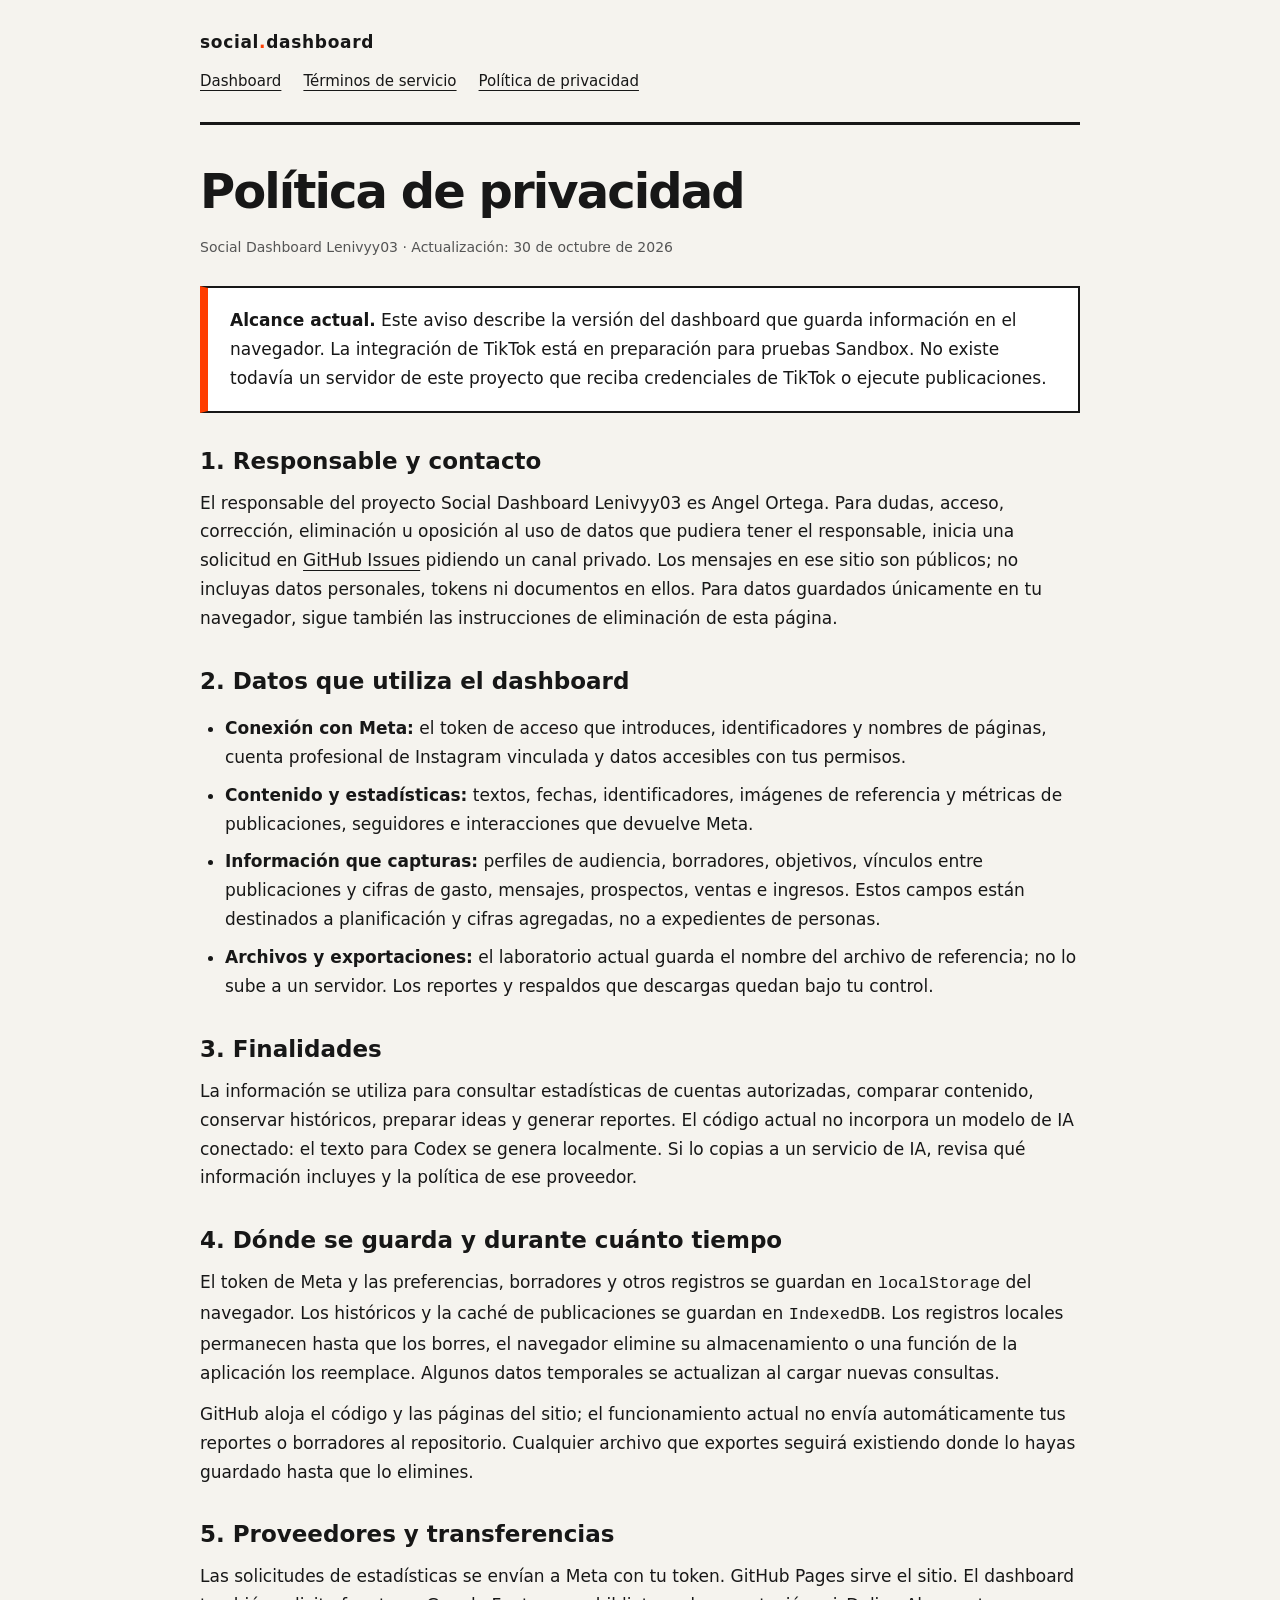
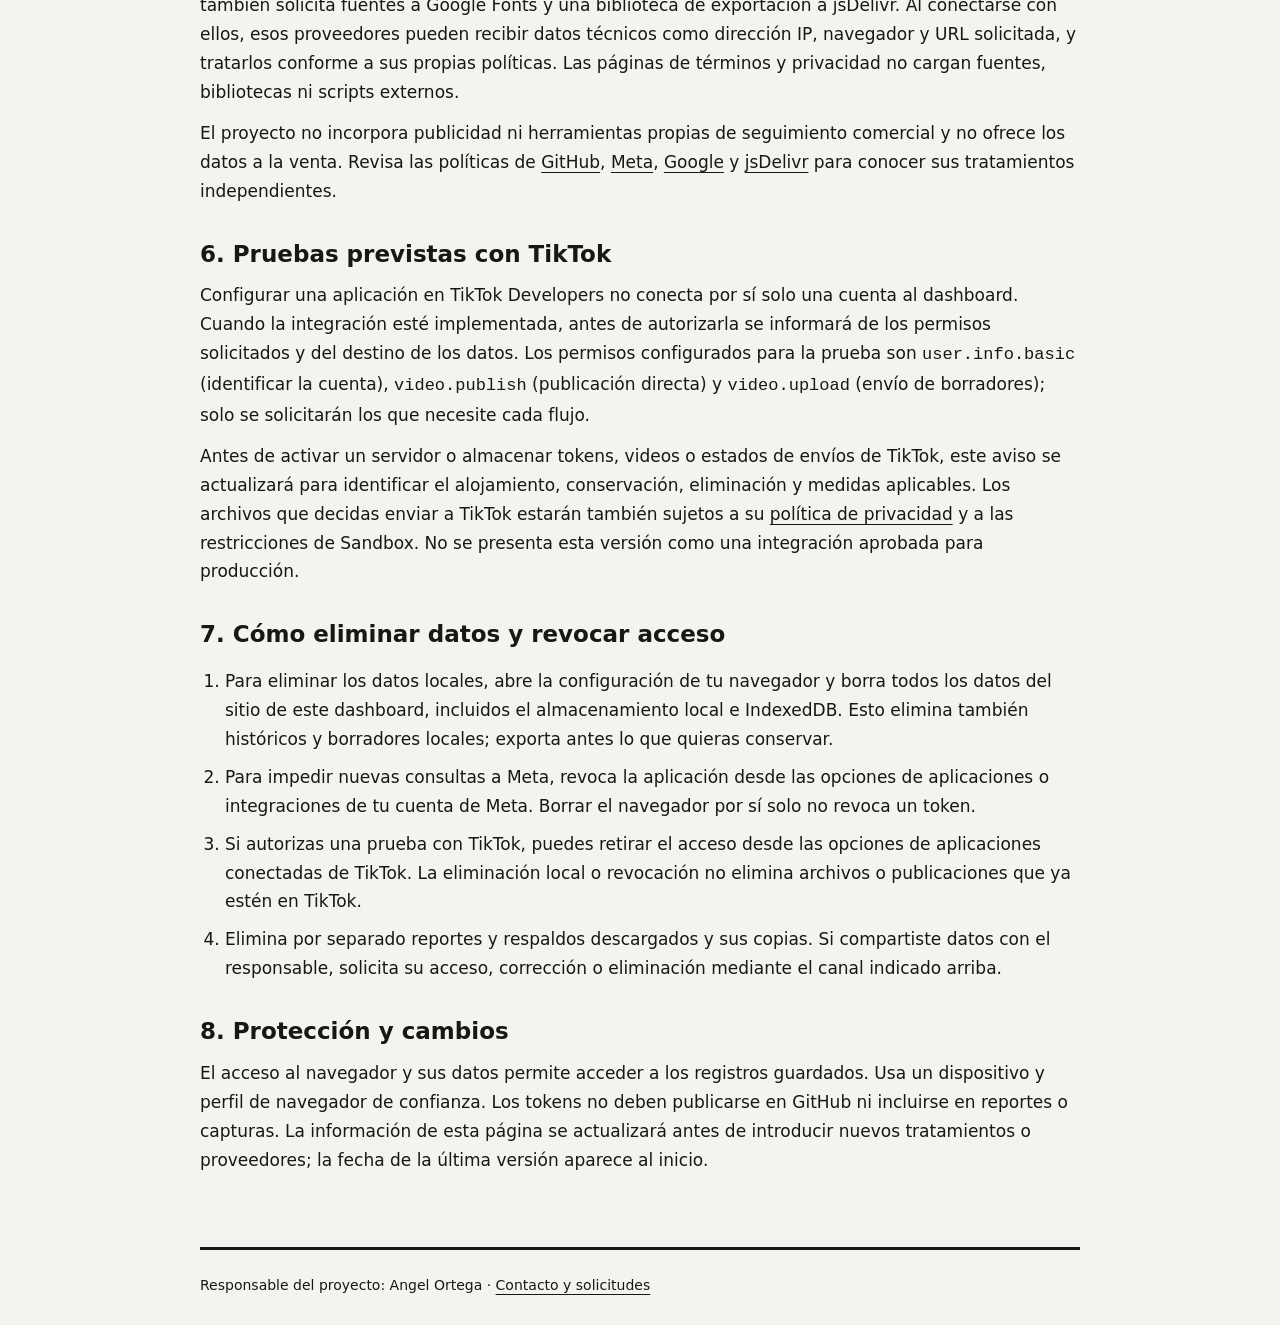
<file: privacy.html>
<!doctype html>
<html lang="es">
<head>
<meta charset="utf-8">
<meta name="viewport" content="width=device-width,initial-scale=1">
<meta name="referrer" content="strict-origin-when-cross-origin">
<meta name="description" content="Política de privacidad de Social Dashboard Lenivyy03, proyecto de Angel Ortega.">
<title>Política de privacidad | Social Dashboard Lenivyy03</title>
<style>:root{color-scheme:light;--ink:#171717;--paper:#f5f3ee;--accent:#ff3d00}*{box-sizing:border-box}body{margin:0;background:var(--paper);color:var(--ink);font:17px/1.7 system-ui,-apple-system,BlinkMacSystemFont,"Segoe UI",sans-serif}header,main,footer{width:min(880px,calc(100% - 40px));margin:auto}header{padding:28px 0;border-bottom:3px solid var(--ink)}.brand{font-weight:800;letter-spacing:.04em;text-decoration:none;color:var(--ink)}.brand span{color:var(--accent)}nav{display:flex;gap:22px;flex-wrap:wrap;margin-top:12px;font-size:15px}a{color:var(--ink);text-underline-offset:4px}a:hover{color:var(--accent)}a:focus-visible{outline:3px solid var(--accent);outline-offset:4px}main{padding:40px 0 60px}h1{font-size:clamp(30px,6vw,48px);line-height:1.1;letter-spacing:-.04em;margin:0 0 18px}h2{font-size:23px;line-height:1.3;margin:34px 0 12px}.meta{font-size:14px;color:#555}.notice{border:2px solid var(--ink);border-left:8px solid var(--accent);padding:18px 22px;background:white;margin:26px 0}li{margin:9px 0}code{overflow-wrap:anywhere}footer{border-top:3px solid var(--ink);padding:24px 0 36px;font-size:14px}p{margin:12px 0}ul,ol{padding-left:25px}@media(max-width:480px){header,main,footer{width:calc(100% - 32px)}main{padding-top:30px}.notice{padding:14px}}</style>
</head>
<body>
<header>
<a class="brand" href="./">social<span>.</span>dashboard</a>
<nav aria-label="Navegación"><a href="./">Dashboard</a><a href="terms.html">Términos de servicio</a><a href="privacy.html">Política de privacidad</a></nav>
</header>
<main>
<h1>Política de privacidad</h1>
<p class="meta">Social Dashboard Lenivyy03 · Actualización: 30 de octubre de 2026</p>

<div class="notice"><strong>Alcance actual.</strong> Este aviso describe la versión del dashboard que guarda información en el navegador. La integración de TikTok está en preparación para pruebas Sandbox. No existe todavía un servidor de este proyecto que reciba credenciales de TikTok o ejecute publicaciones.</div>
<h2>1. Responsable y contacto</h2>
<p>El responsable del proyecto Social Dashboard Lenivyy03 es Angel Ortega. Para dudas, acceso, corrección, eliminación u oposición al uso de datos que pudiera tener el responsable, inicia una solicitud en <a href="https://github.com/lenivyy03/social-dashboard/issues">GitHub Issues</a> pidiendo un canal privado. Los mensajes en ese sitio son públicos; no incluyas datos personales, tokens ni documentos en ellos. Para datos guardados únicamente en tu navegador, sigue también las instrucciones de eliminación de esta página.</p>
<h2>2. Datos que utiliza el dashboard</h2>
<ul>
<li><strong>Conexión con Meta:</strong> el token de acceso que introduces, identificadores y nombres de páginas, cuenta profesional de Instagram vinculada y datos accesibles con tus permisos.</li>
<li><strong>Contenido y estadísticas:</strong> textos, fechas, identificadores, imágenes de referencia y métricas de publicaciones, seguidores e interacciones que devuelve Meta.</li>
<li><strong>Información que capturas:</strong> perfiles de audiencia, borradores, objetivos, vínculos entre publicaciones y cifras de gasto, mensajes, prospectos, ventas e ingresos. Estos campos están destinados a planificación y cifras agregadas, no a expedientes de personas.</li>
<li><strong>Archivos y exportaciones:</strong> el laboratorio actual guarda el nombre del archivo de referencia; no lo sube a un servidor. Los reportes y respaldos que descargas quedan bajo tu control.</li>
</ul>
<h2>3. Finalidades</h2>
<p>La información se utiliza para consultar estadísticas de cuentas autorizadas, comparar contenido, conservar históricos, preparar ideas y generar reportes. El código actual no incorpora un modelo de IA conectado: el texto para Codex se genera localmente. Si lo copias a un servicio de IA, revisa qué información incluyes y la política de ese proveedor.</p>
<h2>4. Dónde se guarda y durante cuánto tiempo</h2>
<p>El token de Meta y las preferencias, borradores y otros registros se guardan en <code>localStorage</code> del navegador. Los históricos y la caché de publicaciones se guardan en <code>IndexedDB</code>. Los registros locales permanecen hasta que los borres, el navegador elimine su almacenamiento o una función de la aplicación los reemplace. Algunos datos temporales se actualizan al cargar nuevas consultas.</p>
<p>GitHub aloja el código y las páginas del sitio; el funcionamiento actual no envía automáticamente tus reportes o borradores al repositorio. Cualquier archivo que exportes seguirá existiendo donde lo hayas guardado hasta que lo elimines.</p>
<h2>5. Proveedores y transferencias</h2>
<p>Las solicitudes de estadísticas se envían a Meta con tu token. GitHub Pages sirve el sitio. El dashboard también solicita fuentes a Google Fonts y una biblioteca de exportación a jsDelivr. Al conectarse con ellos, esos proveedores pueden recibir datos técnicos como dirección IP, navegador y URL solicitada, y tratarlos conforme a sus propias políticas. Las páginas de términos y privacidad no cargan fuentes, bibliotecas ni scripts externos.</p>
<p>El proyecto no incorpora publicidad ni herramientas propias de seguimiento comercial y no ofrece los datos a la venta. Revisa las políticas de <a href="https://docs.github.com/en/site-policy/privacy-policies/github-general-privacy-statement">GitHub</a>, <a href="https://www.facebook.com/privacy/policy/">Meta</a>, <a href="https://policies.google.com/privacy">Google</a> y <a href="https://www.jsdelivr.com/terms/privacy-policy">jsDelivr</a> para conocer sus tratamientos independientes.</p>
<h2>6. Pruebas previstas con TikTok</h2>
<p>Configurar una aplicación en TikTok Developers no conecta por sí solo una cuenta al dashboard. Cuando la integración esté implementada, antes de autorizarla se informará de los permisos solicitados y del destino de los datos. Los permisos configurados para la prueba son <code>user.info.basic</code> (identificar la cuenta), <code>video.publish</code> (publicación directa) y <code>video.upload</code> (envío de borradores); solo se solicitarán los que necesite cada flujo.</p>
<p>Antes de activar un servidor o almacenar tokens, videos o estados de envíos de TikTok, este aviso se actualizará para identificar el alojamiento, conservación, eliminación y medidas aplicables. Los archivos que decidas enviar a TikTok estarán también sujetos a su <a href="https://www.tiktok.com/legal/page/row/privacy-policy/en">política de privacidad</a> y a las restricciones de Sandbox. No se presenta esta versión como una integración aprobada para producción.</p>
<h2>7. Cómo eliminar datos y revocar acceso</h2>
<ol>
<li>Para eliminar los datos locales, abre la configuración de tu navegador y borra todos los datos del sitio de este dashboard, incluidos el almacenamiento local e IndexedDB. Esto elimina también históricos y borradores locales; exporta antes lo que quieras conservar.</li>
<li>Para impedir nuevas consultas a Meta, revoca la aplicación desde las opciones de aplicaciones o integraciones de tu cuenta de Meta. Borrar el navegador por sí solo no revoca un token.</li>
<li>Si autorizas una prueba con TikTok, puedes retirar el acceso desde las opciones de aplicaciones conectadas de TikTok. La eliminación local o revocación no elimina archivos o publicaciones que ya estén en TikTok.</li>
<li>Elimina por separado reportes y respaldos descargados y sus copias. Si compartiste datos con el responsable, solicita su acceso, corrección o eliminación mediante el canal indicado arriba.</li>
</ol>
<h2>8. Protección y cambios</h2>
<p>El acceso al navegador y sus datos permite acceder a los registros guardados. Usa un dispositivo y perfil de navegador de confianza. Los tokens no deben publicarse en GitHub ni incluirse en reportes o capturas. La información de esta página se actualizará antes de introducir nuevos tratamientos o proveedores; la fecha de la última versión aparece al inicio.</p>

</main>
<footer>Responsable del proyecto: Angel Ortega · <a href="https://github.com/lenivyy03/social-dashboard/issues">Contacto y solicitudes</a></footer>
</body>
</html>
</file>
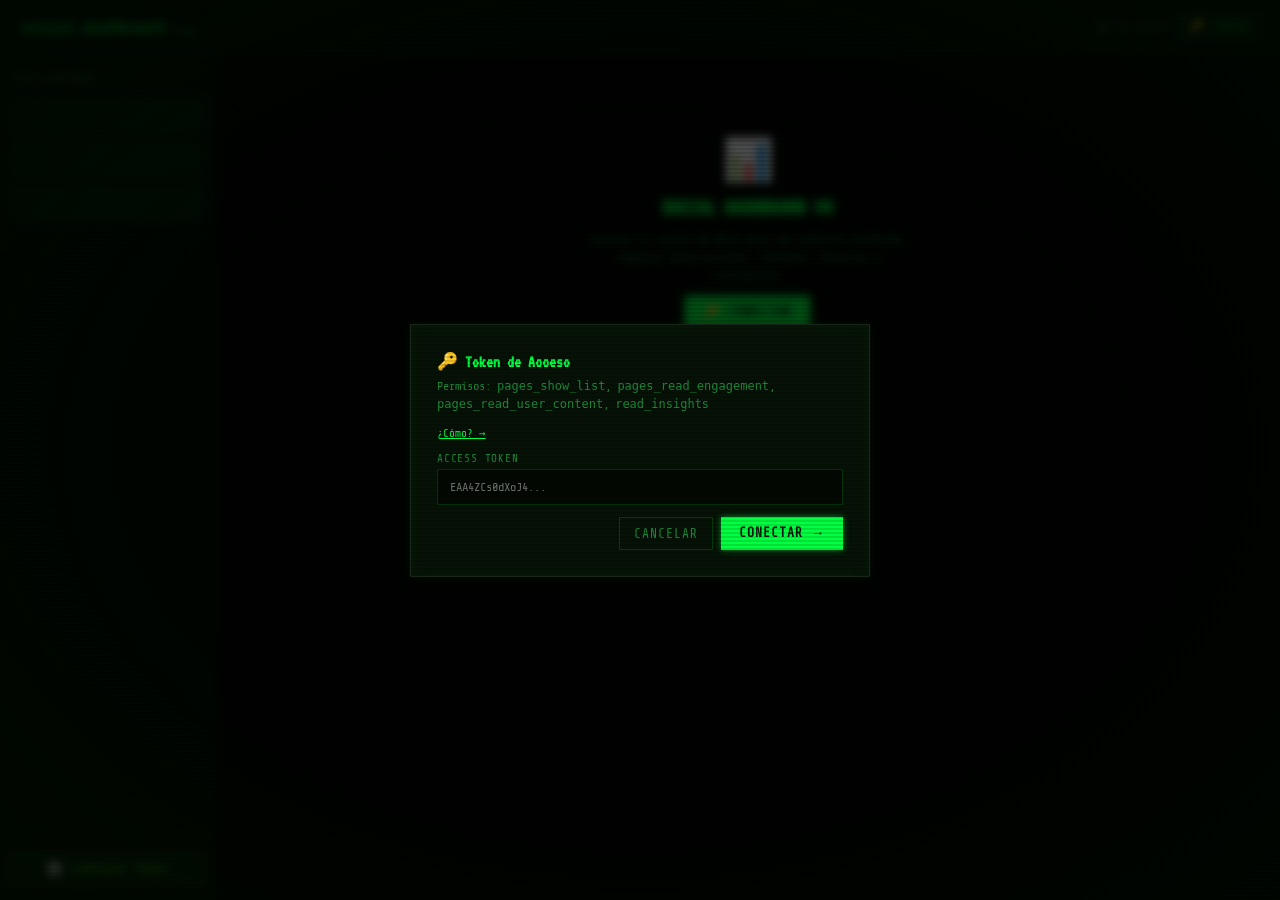
<file: social-dashboard-v4_1.html>
<!DOCTYPE html>
<html lang="es">
<head>
<meta charset="UTF-8"/><meta name="viewport" content="width=device-width,initial-scale=1.0"/>
<title>Social Dashboard v4</title>
<link href="https://fonts.googleapis.com/css2?family=VT323&family=Share+Tech+Mono&family=Press+Start+2P&display=swap" rel="stylesheet"/>
<style>
*,*::before,*::after{box-sizing:border-box;margin:0;padding:0}
:root{
  --bg:#030803;--surface:#061206;--card:#081808;--card2:#0c220c;
  --border:rgba(0,255,65,0.18);--accent:#00ff41;--accent2:#39ff14;
  --green:#00ff41;--red:#ff3333;--orange:#ffb000;--yellow:#ffb000;--cyan:#00ffcc;
  --text:#00ff41;--muted:#1f8a3d;--radius:2px;--fb:#00ff41;--ig:#39ff14;
  --glow:0 0 6px rgba(0,255,65,.55);
}
body{font-family:'Share Tech Mono',monospace;background:var(--bg);color:var(--text);min-height:100vh;overflow-x:hidden;animation:flicker 8s infinite}

/* TOPBAR */
.topbar{display:flex;align-items:center;justify-content:space-between;padding:13px 20px;background:var(--surface);border-bottom:1px solid var(--border);position:sticky;top:0;z-index:100;gap:12px}
.topbar-left{display:flex;align-items:center;gap:12px}
.hamburger{display:none;background:none;border:none;color:var(--text);font-size:22px;cursor:pointer;padding:4px}
.logo{font-family:'VT323';font-size:22px;color:var(--accent);text-shadow:var(--glow);white-space:nowrap}
.logo .v{color:var(--muted);font-size:11px;font-family:'Share Tech Mono';text-shadow:none}
.topbar-right{display:flex;align-items:center;gap:10px;flex-shrink:0}
.t-status{display:flex;align-items:center;gap:6px;font-size:12px;color:var(--muted)}
.dot{width:7px;height:7px;border-radius:50%;background:var(--muted);flex-shrink:0}
.dot.ok{background:var(--green);box-shadow:0 0 6px var(--green)}.dot.err{background:var(--red)}
.btn-xs{background:rgba(0,255,65,.12);border:1px solid rgba(0,255,65,.3);color:var(--accent);padding:5px 12px;border-radius:8px;font-size:12px;cursor:pointer;font-family:'Share Tech Mono';white-space:nowrap}
.btn-xs:hover{background:rgba(0,255,65,.25)}

/* LAYOUT */
.layout{display:flex;min-height:calc(100vh - 53px)}
.sidebar{width:215px;min-width:215px;background:var(--surface);border-right:1px solid var(--border);padding:14px 8px;display:flex;flex-direction:column;gap:3px;overflow-y:auto;overflow-x:hidden}
.s-title{font-size:10px;text-transform:uppercase;letter-spacing:1.5px;color:var(--muted);padding:6px 10px 10px;font-weight:600}
.pg-btn{display:flex;align-items:center;gap:9px;padding:8px 10px;border-radius:10px;cursor:pointer;border:none;background:transparent;color:var(--text);font-family:'Share Tech Mono';font-size:13px;text-align:left;width:100%;transition:background .15s}
.pg-btn:hover{background:rgba(255,255,255,.05)}
.pg-btn.active{background:rgba(0,255,65,.15);color:#39ff14}
.pg-icon{width:30px;height:30px;border-radius:50%;overflow:hidden;border:2px solid var(--border);flex-shrink:0;background:var(--card);display:flex;align-items:center;justify-content:center;font-size:13px}
.pg-icon img{width:100%;height:100%;object-fit:cover}
.pg-info{overflow:hidden;min-width:0;flex:1}
.pg-name{font-size:12px;font-weight:500;white-space:nowrap;overflow:hidden;text-overflow:ellipsis}
.pg-fans{font-size:11px;color:var(--muted);white-space:nowrap;overflow:hidden;text-overflow:ellipsis}
.cmp-btn{margin-top:auto;padding:9px;border-radius:10px;background:rgba(57,255,20,.1);border:1px solid rgba(57,255,20,.25);color:var(--accent2);font-family:'Share Tech Mono';font-size:12px;cursor:pointer;text-align:center;font-weight:500}
.cmp-btn:hover{background:rgba(57,255,20,.2)}.cmp-btn.active{background:rgba(57,255,20,.25)}

/* MAIN */
.main{flex:1;padding:22px;overflow-y:auto;overflow-x:hidden;min-width:0}
.main-header{display:flex;align-items:flex-start;justify-content:space-between;margin-bottom:18px;gap:12px;flex-wrap:wrap}
.main-title{font-family:'VT323';font-size:20px;font-weight:700;word-break:break-word}
.main-sub{font-size:12px;color:var(--muted);margin-top:2px}

/* VIEW TABS */
.vtabs{display:flex;gap:5px;margin-bottom:18px;flex-wrap:wrap;border-bottom:1px solid var(--border);padding-bottom:14px}
.vtab{padding:7px 15px;border-radius:8px;border:1px solid transparent;background:transparent;color:var(--muted);font-family:'Share Tech Mono';font-size:12px;cursor:pointer;font-weight:500;transition:all .15s;white-space:nowrap}
.vtab:hover{background:rgba(255,255,255,.04)}
.vtab.active{background:rgba(0,255,65,.15);color:#39ff14;border-color:rgba(0,255,65,.3)}

/* PLATFORM SUBTABS */
.ptabs{display:flex;gap:5px;margin-bottom:16px;flex-wrap:wrap}
.ptab{padding:5px 13px;border-radius:7px;border:1px solid var(--border);background:transparent;color:var(--muted);font-family:'Share Tech Mono';font-size:11px;cursor:pointer;font-weight:500}
.ptab.fb{background:rgba(24,119,242,.15);color:var(--fb);border-color:rgba(24,119,242,.3)}
.ptab.ig{background:rgba(225,48,108,.15);color:var(--ig);border-color:rgba(225,48,108,.3)}

/* STATS */
.stats-grid{display:grid;grid-template-columns:repeat(4,1fr);gap:11px;margin-bottom:20px}
.sc{background:var(--card);border:1px solid var(--border);border-radius:var(--radius);padding:14px;min-width:0}
.sc-lbl{font-size:10px;color:var(--muted);text-transform:uppercase;letter-spacing:.8px;margin-bottom:5px;white-space:nowrap;overflow:hidden;text-overflow:ellipsis}
.sc-val{font-family:'VT323';font-size:22px;font-weight:700;white-space:nowrap;overflow:hidden;text-overflow:ellipsis}
.sc-sub{font-size:10px;margin-top:3px}
.sc-val.bl{color:#7aa2f7}.sc-val.pu{color:#bb9af7}.sc-val.gr{color:#9ece6a}.sc-val.or{color:var(--orange)}.sc-val.ye{color:var(--yellow)}.sc-val.cy{color:var(--cyan)}

/* CARDS / CHARTS */
.card-box{background:var(--card);border:1px solid var(--border);border-radius:var(--radius);padding:18px;margin-bottom:18px;overflow:hidden}
.card-hdr{display:flex;align-items:center;justify-content:space-between;margin-bottom:14px;gap:8px;flex-wrap:wrap}
.card-title{font-family:'VT323';font-size:13px;font-weight:600;color:var(--muted);text-transform:uppercase;letter-spacing:.8px}
canvas{display:block;max-width:100%}
.chart-2col{display:grid;grid-template-columns:1fr 1fr;gap:16px}

/* CONTROLS */
.controls{display:flex;gap:6px;flex-wrap:wrap;align-items:center}
.ctrl-btn{padding:5px 11px;border-radius:7px;border:1px solid var(--border);background:transparent;color:var(--muted);font-family:'Share Tech Mono';font-size:11px;cursor:pointer;font-weight:500}
.ctrl-btn:hover{background:rgba(255,255,255,.05)}
.ctrl-btn.active{background:rgba(0,255,65,.15);color:#39ff14;border-color:rgba(0,255,65,.3)}
.btn-export{background:rgba(34,197,94,.1);border:1px solid rgba(34,197,94,.25);color:var(--green);padding:5px 12px;border-radius:8px;font-size:11px;cursor:pointer;font-family:'Share Tech Mono';font-weight:500}
.btn-export:hover{background:rgba(34,197,94,.2)}
.btn-report{background:rgba(247,201,72,.1);border:1px solid rgba(247,201,72,.25);color:var(--yellow);padding:5px 12px;border-radius:8px;font-size:11px;cursor:pointer;font-family:'Share Tech Mono';font-weight:500}
.btn-report:hover{background:rgba(247,201,72,.2)}

/* TABLE */
.tbl-wrap{overflow-x:auto;border-radius:var(--radius);border:1px solid var(--border)}
table{width:100%;border-collapse:collapse;font-size:12px;min-width:640px}
th{background:var(--card2);padding:10px 12px;text-align:left;font-weight:600;color:var(--muted);font-size:11px;text-transform:uppercase;letter-spacing:.5px;cursor:pointer;white-space:nowrap;position:sticky;top:0;user-select:none}
th:hover{color:var(--text)}
th .arrow{font-size:9px;opacity:.6;margin-left:3px}
td{padding:10px 12px;border-top:1px solid var(--border);vertical-align:middle}
tr:hover td{background:rgba(255,255,255,.02)}
.td-text{max-width:280px;color:#c0c0d8;white-space:nowrap;overflow:hidden;text-overflow:ellipsis}
.td-num{font-family:'VT323';font-weight:700;text-align:center}
.tag{display:inline-block;padding:2px 8px;border-radius:20px;font-size:10px;font-weight:600;white-space:nowrap}
.tag-foto{background:rgba(0,255,65,.15);color:#7aa2f7}
.tag-video{background:rgba(225,48,108,.15);color:#ff7eb0}
.tag-album{background:rgba(57,255,20,.15);color:#bb9af7}
.tag-texto{background:rgba(107,107,133,.2);color:var(--muted)}
.tag-link{background:rgba(52,211,153,.15);color:var(--cyan)}
.paid-toggle{cursor:pointer;font-size:15px;background:none;border:none;padding:2px;transition:transform .15s}
.paid-toggle:hover{transform:scale(1.2)}

/* FORMAT BARS */
.fmt-row{display:flex;align-items:center;gap:10px;margin-bottom:12px}
.fmt-label{width:80px;font-size:12px;color:var(--muted);flex-shrink:0}
.fmt-bar-wrap{flex:1;background:rgba(255,255,255,.05);border-radius:6px;height:26px;overflow:hidden;position:relative}
.fmt-bar{height:100%;border-radius:6px;display:flex;align-items:center;padding-left:10px;font-size:11px;font-weight:600;color:#fff;transition:width .5s ease;min-width:40px}
.fmt-count{font-size:11px;color:var(--muted);width:60px;text-align:right;flex-shrink:0}

/* HEATMAP */
.heat-grid{display:grid;grid-template-columns:40px repeat(7,1fr);gap:3px;font-size:10px}
.heat-corner{}
.heat-daylbl{text-align:center;color:var(--muted);font-size:9px;padding:3px;text-transform:uppercase;font-weight:600}
.heat-hrlbl{color:var(--muted);font-size:9px;text-align:right;padding-right:4px;display:flex;align-items:center;justify-content:flex-end}
.heat-cell{aspect-ratio:1.6;border-radius:3px;display:flex;align-items:center;justify-content:center;font-size:9px;font-weight:600;cursor:default;transition:transform .1s}
.heat-cell:hover{transform:scale(1.15);z-index:2}

/* INSIGHT BOX */
.insight{background:linear-gradient(135deg,rgba(247,201,72,.08),rgba(255,158,100,.05));border:1px solid rgba(247,201,72,.2);border-radius:12px;padding:14px 16px;margin-bottom:14px;font-size:13px;line-height:1.6;color:#e8e0c8}
.insight strong{color:var(--yellow)}
.insight .ico{font-size:16px;margin-right:6px}

/* POSTS GRID */
.posts-grid{display:grid;grid-template-columns:repeat(auto-fill,minmax(260px,1fr));gap:12px}
.post-card{background:var(--card);border:1px solid var(--border);border-radius:var(--radius);overflow:hidden;transition:border-color .2s,transform .2s;animation:fu .35s ease both;position:relative}
.post-card:hover{border-color:rgba(0,255,65,.3);transform:translateY(-2px)}
@keyframes fu{from{opacity:0;transform:translateY(10px)}to{opacity:1;transform:translateY(0)}}
.p-img{width:100%;height:160px;object-fit:cover;display:block;background:#1a1a2e}
.p-noimg{width:100%;height:80px;background:linear-gradient(135deg,#1a1a2e,#16213e);display:flex;align-items:center;justify-content:center;color:var(--muted);font-size:24px}
.p-paid-badge{position:absolute;top:8px;right:8px;background:rgba(247,201,72,.9);color:#000;font-size:10px;font-weight:700;padding:3px 8px;border-radius:20px;z-index:2}
.p-body{padding:12px}
.p-top{display:flex;align-items:center;justify-content:space-between;margin-bottom:6px;gap:6px}
.p-date{font-size:11px;color:var(--muted)}
.p-text{font-size:12px;color:#c0c0d8;line-height:1.5;display:-webkit-box;-webkit-line-clamp:2;-webkit-box-orient:vertical;overflow:hidden;margin-bottom:10px;word-break:break-word}
.p-text.empty{color:var(--muted);font-style:italic}
.p-metrics{display:grid;gap:4px;border-top:1px solid var(--border);padding-top:10px}
.met{display:flex;flex-direction:column;align-items:center;gap:1px}
.met-v{font-family:'VT323';font-size:13px;font-weight:700}
.met-l{font-size:9px;color:var(--muted);text-transform:uppercase;letter-spacing:.4px}

/* RANK */
.rank-posts{display:flex;flex-direction:column;gap:8px}
.rank-post{display:flex;align-items:center;gap:10px;background:var(--card2);border-radius:10px;padding:10px;border:1px solid var(--border)}
.rank-thumb{width:40px;height:40px;border-radius:8px;object-fit:cover;flex-shrink:0;background:#1a1a2e;display:flex;align-items:center;justify-content:center;color:var(--muted)}
.rank-info{flex:1;min-width:0}
.rank-text{font-size:12px;color:var(--text);white-space:nowrap;overflow:hidden;text-overflow:ellipsis}
.rank-meta{font-size:11px;color:var(--muted);margin-top:2px}
.rank-score{font-family:'VT323';font-size:15px;font-weight:700;flex-shrink:0}

/* COMPARE PAGES */
.cmp-grid{display:grid;grid-template-columns:repeat(auto-fill,minmax(230px,1fr));gap:12px;margin-bottom:18px}
.cmp-card{background:var(--card);border:1px solid var(--border);border-radius:var(--radius);padding:18px;text-align:center}
.cmp-pic{width:48px;height:48px;border-radius:50%;margin:0 auto 10px;overflow:hidden;border:2px solid var(--border);display:flex;align-items:center;justify-content:center}
.cmp-pic img{width:100%;height:100%;object-fit:cover}
.cmp-name{font-family:'VT323';font-size:13px;font-weight:700;margin-bottom:3px;word-break:break-word}
.cmp-fans{font-size:11px;color:var(--muted);margin-bottom:12px}
.cmp-stats{display:grid;grid-template-columns:repeat(2,1fr);gap:8px}
.csv2{font-family:'VT323';font-size:18px;font-weight:700}
.csl2{font-size:9px;color:var(--muted);text-transform:uppercase}

/* MODALS */
.ov{position:fixed;inset:0;background:rgba(0,0,0,.7);display:flex;align-items:center;justify-content:center;z-index:999;backdrop-filter:blur(4px)}
.modal{background:var(--surface);border:1px solid rgba(255,255,255,.1);border-radius:18px;padding:26px;width:460px;max-width:calc(100vw - 32px)}
.modal h2{font-family:'VT323';font-size:17px;margin-bottom:6px}
.modal p{font-size:12px;color:var(--muted);margin-bottom:14px;line-height:1.5}
.modal label{font-size:11px;color:var(--muted);display:block;margin-bottom:4px;text-transform:uppercase;letter-spacing:.8px}
.modal input{width:100%;background:var(--bg);border:1px solid var(--border);border-radius:10px;padding:10px 12px;color:var(--text);font-size:12px;font-family:monospace;margin-bottom:12px;outline:none}
.modal input:focus{border-color:var(--accent)}
.modal-foot{display:flex;justify-content:flex-end;gap:8px}
.btn-p{background:var(--accent);color:#fff;border:none;padding:8px 18px;border-radius:10px;font-size:13px;font-family:'Share Tech Mono';cursor:pointer;font-weight:500}
.btn-g{background:transparent;color:var(--muted);border:1px solid var(--border);padding:8px 14px;border-radius:10px;font-size:13px;font-family:'Share Tech Mono';cursor:pointer}
.how-lnk{font-size:11px;color:var(--accent);cursor:pointer;text-decoration:underline;display:block;margin-bottom:12px}
.instr{background:var(--card);border:1px solid var(--border);border-radius:8px;padding:12px;margin-bottom:12px;font-size:11px;line-height:1.7;display:none}
.instr.show{display:block}.instr ol{padding-left:14px;color:var(--muted)}.instr a{color:var(--accent)}.instr strong{color:var(--text)}
.rpt-modal{display:flex;flex-direction:column;max-height:80vh;width:600px}
.rpt-text{flex:1;background:var(--bg);border:1px solid var(--border);border-radius:10px;padding:14px;font-size:12px;color:var(--text);font-family:monospace;line-height:1.6;overflow-y:auto;white-space:pre-wrap;min-height:200px;max-height:50vh}

/* STATES */
.state-box{display:flex;flex-direction:column;align-items:center;justify-content:center;gap:12px;padding:60px 20px;color:var(--muted);text-align:center}
.state-box .ico{font-size:42px}
.state-box h3{font-family:'VT323';font-size:16px;color:var(--text)}
.state-box p{font-size:12px;max-width:340px;line-height:1.5}
.skel{background:rgba(255,255,255,.06);border-radius:8px;animation:pulse 1.5s ease-in-out infinite}
@keyframes pulse{0%,100%{opacity:1}50%{opacity:.4}}

::-webkit-scrollbar{width:5px;height:5px}::-webkit-scrollbar-track{background:transparent}::-webkit-scrollbar-thumb{background:#2a2a3e;border-radius:3px}

@media(max-width:900px){.stats-grid{grid-template-columns:repeat(2,1fr)}.sidebar{width:185px;min-width:185px}.chart-2col{grid-template-columns:1fr}}
@media(max-width:700px){
  .hamburger{display:block}
  .sidebar{position:fixed;left:-250px;top:53px;bottom:0;width:240px;z-index:200;transition:left .25s ease}
  .sidebar.open{left:0}
  .s-overlay{position:fixed;inset:0;top:53px;background:rgba(0,0,0,.5);z-index:199;display:none}
  .s-overlay.show{display:block}
  .main{padding:14px}.stats-grid{grid-template-columns:repeat(2,1fr)}
  .posts-grid{grid-template-columns:1fr}.topbar .t-status span{display:none}
}

/* ═══════ MATRIX CRT THEME ═══════ */
@keyframes flicker{0%,96%,100%{opacity:1}97%{opacity:.92}98%{opacity:.97}99%{opacity:.95}}
@keyframes blink{0%,100%{opacity:1}50%{opacity:0}}
body::after{content:'';position:fixed;inset:0;pointer-events:none;z-index:9999;
  background:repeating-linear-gradient(0deg,transparent,transparent 2px,rgba(0,0,0,.12) 2px,rgba(0,0,0,.12) 4px)}
body::before{content:'';position:fixed;inset:0;pointer-events:none;z-index:9998;
  background:radial-gradient(ellipse at center,transparent 55%,rgba(0,10,0,.5) 100%)}
.logo::after{content:'_';animation:blink 1s step-start infinite}
.main-title,.sc-val,.csv2,.rank-score,.met-v{text-shadow:var(--glow)}
.main-title{font-size:24px;text-transform:uppercase;letter-spacing:1px}
.card-title,.sc-lbl,.s-title,.sec-title{letter-spacing:2px}
.card-box,.sc,.post-card,.cmp-card,.rank-post,.modal,.tbl-wrap{box-shadow:inset 0 0 14px rgba(0,255,65,.04),0 0 8px rgba(0,255,65,.06)}
.vtab,.ptab,.ctrl-btn,.btn-xs,.btn-p,.btn-g,.btn-export,.btn-report,.pg-btn,.cmp-btn,.paid-toggle{border-radius:0!important;text-transform:uppercase;letter-spacing:1px}
.vtab.active{box-shadow:var(--glow);background:rgba(0,255,65,.12)!important;color:var(--accent)!important;border-color:var(--accent)!important}
.vtab::before{content:'> ';opacity:0}
.vtab.active::before{opacity:1}
.btn-p{background:var(--accent);color:#021202;font-weight:700;text-shadow:none;box-shadow:var(--glow)}
.btn-p:hover{background:var(--accent2)}
.btn-xs,.ctrl-btn.active{color:var(--accent)!important;border-color:rgba(0,255,65,.4)!important;background:rgba(0,255,65,.08)!important}
.btn-export{color:var(--accent)!important;border-color:rgba(0,255,65,.3)!important;background:rgba(0,255,65,.05)!important}
.btn-report{color:var(--orange)!important;border-color:rgba(255,176,0,.4)!important;background:rgba(255,176,0,.06)!important}
.sc-val.bl,.sc-val.pu,.sc-val.gr,.sc-val.cy,.csv2.bl,.csv2.pu,.csv2.gr{color:var(--accent)}
.sc-val.or,.sc-val.ye,.csv2.ye{color:var(--orange);text-shadow:0 0 6px rgba(255,176,0,.5)}
.tag{border-radius:0;border:1px solid currentColor;background:transparent!important}
.tag-foto{color:#00ff41}.tag-video{color:#ffb000}.tag-album{color:#00ffcc}.tag-texto{color:#1f8a3d}.tag-link{color:#39ff14}
th{background:var(--card2);color:var(--accent);border-bottom:1px solid var(--border)}
td{border-top:1px solid rgba(0,255,65,.1)}
tr:hover td{background:rgba(0,255,65,.04)}
.td-text{color:#7fd99a}
.p-text{color:#7fd99a}
.insight{background:rgba(0,255,65,.05);border:1px solid rgba(0,255,65,.25);border-radius:0;color:#aaffc3}
.insight strong{color:var(--accent);text-shadow:var(--glow)}
.dot.ok{background:var(--accent);box-shadow:0 0 8px var(--accent)}
.pg-btn.active{background:rgba(0,255,65,.1);color:var(--accent);box-shadow:inset 2px 0 0 var(--accent)}
.pg-icon{border-radius:0;border-color:var(--border)}
.cmp-pic{border-radius:0}
.pg-icon img,.cmp-pic img,.p-img,.rank-thumb{filter:saturate(.4) sepia(.4) hue-rotate(70deg) brightness(.9)}
.skel{background:rgba(0,255,65,.07)}
.heat-cell{border-radius:0}
.fmt-bar{border-radius:0;color:#021202;font-weight:700;text-shadow:none}
.fmt-bar-wrap{border-radius:0;background:rgba(0,255,65,.05);border:1px solid rgba(0,255,65,.12)}
.modal input{font-family:'Share Tech Mono';border-radius:0;caret-color:var(--accent)}
.modal,.rpt-text{border-radius:0}
.rpt-text{color:#7fd99a}
.state-box h3{font-family:'VT323';font-size:22px;text-transform:uppercase;text-shadow:var(--glow)}
::selection{background:var(--accent);color:#021202}
::-webkit-scrollbar-thumb{background:#0f4d22}

</style>
</head>
<body>
<script>const SAVED_TOKEN='';</script>

<div class="topbar">
  <div class="topbar-left">
    <button class="hamburger" onclick="toggleSB()">☰</button>
    <div class="logo">social.dashboard <span class="v">v4</span></div>
  </div>
  <div class="topbar-right">
    <div class="t-status"><div class="dot" id="sDot"></div><span id="sTxt">Sin token</span></div>
    <button class="btn-xs" onclick="openTM()">🔑 Token</button>
  </div>
</div>

<div class="s-overlay" id="sOv" onclick="toggleSB()"></div>
<div class="layout">
  <div class="sidebar" id="sidebar">
    <div class="s-title">Mis Páginas</div>
    <div id="pgList"><div class="skel" style="height:40px;border-radius:10px;margin-bottom:3px"></div><div class="skel" style="height:40px;border-radius:10px;margin-bottom:3px"></div><div class="skel" style="height:40px;border-radius:10px"></div></div>
    <button class="cmp-btn" id="cmpBtn" onclick="showCompare()">📊 Comparar Todas</button>
  </div>
  <div class="main" id="main">
    <div class="state-box" id="welcome">
      <div class="ico">📊</div><h3>Social Dashboard v4</h3>
      <p>Conecta tu cuenta de Meta para ver análisis profundo, comparar publicaciones, formatos, horarios y crecimiento.</p>
      <button class="btn-p" onclick="openTM()">🔑 Conectar</button>
    </div>
    <div id="pgContent" style="display:none"></div>
  </div>
</div>

<div class="ov" id="tkModal" style="display:none">
  <div class="modal">
    <h2>🔑 Token de Acceso</h2>
    <p>Permisos: <code>pages_show_list</code>, <code>pages_read_engagement</code>, <code>pages_read_user_content</code>, <code>read_insights</code></p>
    <a class="how-lnk" onclick="document.getElementById('instr').classList.toggle('show')">¿Cómo? →</a>
    <div class="instr" id="instr"><ol><li>Ve a <a href="https://developers.facebook.com/tools/explorer/" target="_blank"><strong>Graph API Explorer</strong></a></li><li>Selecciona tu app</li><li><strong>Generate Access Token</strong> con los 4 permisos</li><li>Copia y pega abajo</li></ol></div>
    <label>Access Token</label>
    <input type="text" id="tkInput" placeholder="EAA4ZCs0dXoJ4..."/>
    <div class="modal-foot"><button class="btn-g" onclick="closeTM()">Cancelar</button><button class="btn-p" onclick="saveTK()">Conectar →</button></div>
  </div>
</div>

<div class="ov" id="rptModal" style="display:none">
  <div class="modal rpt-modal">
    <h2>📋 Reporte para Claude</h2>
    <p>Copia y pega en el chat para análisis con la skill de social media.</p>
    <div class="rpt-text" id="rptText"></div>
    <div class="modal-foot" style="margin-top:14px"><button class="btn-g" onclick="document.getElementById('rptModal').style.display='none'">Cerrar</button><button class="btn-p" onclick="copyReport()">📋 Copiar</button></div>
  </div>
</div>

<script>
// ═══════════════════════════════════════════════════
//  SOCIAL DASHBOARD v4 — Angel Ortega
//  Meta Graph API v25.0 | Multi-view analytics
// ═══════════════════════════════════════════════════
const API='https://graph.facebook.com/v25.0';
const DAYS=['Dom','Lun','Mar','Mié','Jue','Vie','Sáb'];
let TOKEN='', pages=[], currentPage=null, currentView='resumen', currentPlatform='facebook';
let cache={};                    // {pageId: {posts, fans, platform}}
let sortState={col:'eng',dir:'desc'};
let compareFilter='todos';       // todos | organico | pagado

// ── localStorage helpers ──
const LS={
  paid:JSON.parse(localStorage.getItem('sd_paid')||'{}'),       // {postId:true}
  snaps:JSON.parse(localStorage.getItem('sd_snaps')||'{}'),     // {pageId:[{date,fans,avgEng}]}
  save(){ localStorage.setItem('sd_paid',JSON.stringify(this.paid)); localStorage.setItem('sd_snaps',JSON.stringify(this.snaps)); }
};

window.addEventListener('DOMContentLoaded',()=>{
  TOKEN=SAVED_TOKEN||localStorage.getItem('meta_token')||'';
  if(TOKEN) init(); else openTM();
});

async function init(){
  setStatus('loading');
  try{ await loadPages(); setStatus('ok','Conectado'); }
  catch(e){ setStatus('err','Token inválido'); welcomeErr(e.message); }
}

// ── Pages ──
async function loadPages(){
  const r=await api('/me/accounts?fields=id,name,access_token,fan_count,followers_count,picture,instagram_business_account&limit=25');
  if(!r.data?.length) throw new Error('No se encontraron páginas.');
  pages=r.data; window._pt={};
  pages.forEach(p=>{ window._pt[p.id]=p.access_token; });
  renderSidebar();
  selectPage(pages[0].id);
}

function renderSidebar(){
  document.getElementById('pgList').innerHTML=pages.map((p,i)=>{
    const pic=p.picture?.data?.url||'';
    return `<button class="pg-btn${i===0?' active':''}" id="b-${p.id}" onclick="selectPage('${p.id}',this)">
      <div class="pg-icon">${pic?`<img src="${pic}"/>`:(p.name[0]||'?')}</div>
      <div class="pg-info"><div class="pg-name">${esc(p.name)}</div>
      <div class="pg-fans">${fmt(p.fan_count||p.followers_count||0)} seg.${p.instagram_business_account?' 📸':''}</div></div></button>`;
  }).join('');
}

function selectPage(id, btn){
  const page=pages.find(p=>p.id===id); if(!page) return;
  document.querySelectorAll('.pg-btn').forEach(b=>b.classList.remove('active'));
  (btn||document.getElementById(`b-${id}`))?.classList.add('active');
  document.getElementById('cmpBtn').classList.remove('active');
  currentPage=page; currentView='resumen'; currentPlatform='facebook'; closeSB();
  renderShell(page);
  loadPageData(page.id).then(()=>renderView()).catch(e=>{ document.getElementById('viewBody').innerHTML=`<div class="state-box"><div class="ico">⚠️</div><h3>Error</h3><p>${esc(e.message)}</p></div>`; });
}

// ── Shell with view tabs ──
function renderShell(page){
  const c=document.getElementById('pgContent');
  document.getElementById('welcome').style.display='none';
  c.style.display='block';
  c.innerHTML=`
    <div class="main-header"><div><div class="main-title">${esc(page.name)}</div><div class="main-sub" id="subLine">Cargando datos...</div></div></div>
    <div class="vtabs">
      <button class="vtab active" data-v="resumen" onclick="setView('resumen')">📊 Resumen</button>
      <button class="vtab" data-v="comparar" onclick="setView('comparar')">📈 Comparar Posts</button>
      <button class="vtab" data-v="formatos" onclick="setView('formatos')">🎬 Formatos y Horarios</button>
      <button class="vtab" data-v="analisis" onclick="setView('analisis')">🧠 Análisis</button>
    </div>
    <div id="viewBody"><div class="stats-grid">${sk(4,70)}</div><div class="card-box"><div class="skel" style="height:200px;border-radius:10px"></div></div></div>`;
}

function setView(v){
  currentView=v;
  document.querySelectorAll('.vtab').forEach(t=>t.classList.toggle('active',t.dataset.v===v));
  renderView();
}

// ── Load data (FB + insights) ──
async function loadPageData(pageId){
  if(cache[pageId]) return;
  const t=window._pt[pageId]||TOKEN;
  const [pr,pi]=await Promise.all([
    api(`/${pageId}/posts?fields=id,message,created_time,full_picture,status_type,attachments{media_type,type},likes.summary(true),comments.summary(true),shares&limit=30`,t),
    api(`/${pageId}?fields=fan_count,followers_count`,t)
  ]);
  const posts=pr.data||[];
  const ins=await batchInsights(posts.map(p=>p.id),['post_impressions','post_impressions_unique','post_clicks'],t);
  const vidPosts=posts.filter(p=>getFormat(p)==='Video');
  let vidViews={};
  if(vidPosts.length){
    const vi=await batchInsights(vidPosts.map(p=>p.id),['post_video_views'],t);
    vidPosts.forEach((p,i)=>{ vidViews[p.id]=vi[i]?.post_video_views||0; });
  }
  posts.forEach((p,i)=>{
    p._ins=ins[i]||{};
    p._reach=p._ins.post_impressions_unique||0;
    p._impr=p._ins.post_impressions||0;
    p._clicks=p._ins.post_clicks||0;
    p._vviews=vidViews[p.id]||0;
    p._fmt=getFormat(p);
    p._likes=p.likes?.summary?.total_count||0;
    p._comments=p.comments?.summary?.total_count||0;
    p._shares=p.shares?.count||0;
    p._eng=p._likes+p._comments+p._shares;
    p._dt=new Date(p.created_time);
    p._paid=!!LS.paid[p.id];
  });
  const fans=pi.fan_count||pi.followers_count||0;
  cache[pageId]={posts,fans,platform:'facebook'};
  recordSnapshot(pageId,fans,posts);
}

function getFormat(p){
  const st=p.status_type, att=p.attachments?.data?.[0];
  const mt=att?.media_type||att?.type;
  if(st==='added_video'||mt==='video') return 'Video';
  if(mt==='album'||att?.type==='album') return 'Álbum';
  if(st==='added_photos'||mt==='photo') return 'Foto';
  if(mt==='share'||st==='shared_story') return 'Link';
  if(p.full_picture) return 'Foto';
  return 'Texto';
}

// ── Snapshots ──
function recordSnapshot(pageId,fans,posts){
  const today=new Date().toISOString().slice(0,10);
  if(!LS.snaps[pageId]) LS.snaps[pageId]=[];
  const arr=LS.snaps[pageId];
  const avgEng=posts.length?Math.round(posts.reduce((s,p)=>s+p._eng,0)/posts.length):0;
  const existing=arr.find(s=>s.date===today);
  if(existing){ existing.fans=fans; existing.avgEng=avgEng; }
  else arr.push({date:today,fans,avgEng});
  if(arr.length>180) LS.snaps[pageId]=arr.slice(-180);
  LS.save();
}

// ── VIEW ROUTER ──
function renderView(){
  const data=cache[currentPage.id];
  if(!data){ document.getElementById('viewBody').innerHTML=`<div class="state-box"><div class="ico">⚠️</div><h3>Sin datos</h3></div>`; return; }
  document.getElementById('subLine').textContent=`${data.posts.length} posts · ${fmt(data.fans)} seguidores`;
  if(currentView==='resumen') viewResumen(data);
  else if(currentView==='comparar') viewComparar(data);
  else if(currentView==='formatos') viewFormatos(data);
  else if(currentView==='analisis') viewAnalisis(data);
}

// ════════ VIEW: RESUMEN ════════
function viewResumen(data){
  const {posts,fans}=data;
  const org=posts.filter(p=>!p._paid);
  const avgEng=avg(posts.map(p=>p._eng));
  const avgEngOrg=avg(org.map(p=>p._eng));
  const avgReach=avg(posts.map(p=>p._reach));
  const er=avgReach>0?((avgEng/avgReach)*100).toFixed(1)+'%':'—';
  document.getElementById('viewBody').innerHTML=`
    <div class="stats-grid">
      <div class="sc"><div class="sc-lbl">Seguidores</div><div class="sc-val bl">${fmt(fans)}</div></div>
      <div class="sc"><div class="sc-lbl">Eng. Promedio</div><div class="sc-val gr">${fmt(Math.round(avgEng))}</div><div class="sc-sub" style="color:var(--muted)">Orgánico: ${fmt(Math.round(avgEngOrg))}</div></div>
      <div class="sc"><div class="sc-lbl">Eng. Rate</div><div class="sc-val ye">${er}</div></div>
      <div class="sc"><div class="sc-lbl">Posts pagados</div><div class="sc-val or">${posts.filter(p=>p._paid).length}/${posts.length}</div></div>
    </div>
    <div class="chart-2col">
      <div class="card-box"><div class="card-hdr"><div class="card-title">Engagement en el Tiempo</div></div><canvas id="cTime"></canvas></div>
      <div class="card-box"><div class="card-hdr"><div class="card-title">Crecimiento de Seguidores</div></div><div id="growthArea"></div></div>
    </div>`;
  drawTimeline(posts,'cTime');
  drawGrowth(currentPage.id);
}

function drawGrowth(pageId){
  const snaps=LS.snaps[pageId]||[];
  const area=document.getElementById('growthArea');
  if(snaps.length<2){
    area.innerHTML=`<div style="padding:30px 10px;text-align:center;color:var(--muted);font-size:12px;line-height:1.6">
      📅 Aún no hay histórico suficiente.<br>El dashboard guarda los números cada día que lo abres.<br>
      <strong style="color:var(--text)">Snapshot de hoy guardado.</strong><br>Vuelve mañana para ver la primera línea de tendencia.</div>`;
    return;
  }
  area.innerHTML=`<canvas id="cGrowth"></canvas>`;
  const c=document.getElementById('cGrowth');
  const W=c.parentElement.clientWidth,H=180; setupCanvas(c,W,H);
  const ctx=c.getContext('2d');
  lineChart(ctx,W,H,snaps.map(s=>s.fans),snaps.map(s=>s.date.slice(5)),'#00ff41',true);
}

// ════════ VIEW: COMPARAR ════════
function viewComparar(data){
  const posts=getFiltered(data.posts);
  document.getElementById('viewBody').innerHTML=`
    <div class="card-box">
      <div class="card-hdr">
        <div class="card-title">Comparativa de Publicaciones</div>
        <div class="controls">
          <button class="ctrl-btn ${compareFilter==='todos'?'active':''}" onclick="setFilter('todos')">Todos</button>
          <button class="ctrl-btn ${compareFilter==='organico'?'active':''}" onclick="setFilter('organico')">🟢 Orgánico</button>
          <button class="ctrl-btn ${compareFilter==='pagado'?'active':''}" onclick="setFilter('pagado')">💰 Pagado</button>
          <button class="btn-export" onclick="exportCSV('${currentPage.id}')">📥 CSV</button>
        </div>
      </div>
      <canvas id="cBars"></canvas>
    </div>
    <div class="card-box">
      <div class="card-hdr"><div class="card-title">Tabla Comparativa — clic en encabezado para ordenar</div></div>
      <div class="tbl-wrap" id="tblWrap"></div>
    </div>`;
  drawBars(posts,'cBars');
  renderTable(posts);
}

function getFiltered(posts){
  if(compareFilter==='organico') return posts.filter(p=>!p._paid);
  if(compareFilter==='pagado') return posts.filter(p=>p._paid);
  return posts;
}
function setFilter(f){ compareFilter=f; renderView(); }

function renderTable(posts){
  const sorted=sortPosts(posts);
  const arrow=c=>sortState.col===c?`<span class="arrow">${sortState.dir==='desc'?'▼':'▲'}</span>`:'';
  const rows=sorted.map(p=>{
    const fmtTag=`tag-${p._fmt.toLowerCase().replace('á','a')}`;
    return `<tr>
      <td><button class="paid-toggle" onclick="togglePaid('${p.id}')" title="Marcar pagado/orgánico">${p._paid?'💰':'🟢'}</button></td>
      <td style="white-space:nowrap;color:var(--muted)">${fmtDate(p.created_time)}</td>
      <td><span class="tag ${fmtTag}">${p._fmt}</span></td>
      <td class="td-text">${esc(p.message||'Sin texto')}</td>
      <td class="td-num">${p._likes}</td>
      <td class="td-num">${p._comments}</td>
      <td class="td-num">${p._shares}</td>
      <td class="td-num" style="color:var(--green)">${p._eng}</td>
      <td class="td-num" style="color:var(--yellow)">${p._reach>0?fmt(p._reach):'—'}</td>
      <td class="td-num" style="color:#ff7eb0">${p._fmt==='Video'&&p._vviews>0?fmt(p._vviews):'—'}</td>
    </tr>`;
  }).join('');
  document.getElementById('tblWrap').innerHTML=`<table>
    <thead><tr>
      <th></th>
      <th onclick="sortBy('date')">Fecha${arrow('date')}</th>
      <th onclick="sortBy('fmt')">Formato${arrow('fmt')}</th>
      <th>Texto</th>
      <th onclick="sortBy('likes')">❤️${arrow('likes')}</th>
      <th onclick="sortBy('comments')">💬${arrow('comments')}</th>
      <th onclick="sortBy('shares')">🔁${arrow('shares')}</th>
      <th onclick="sortBy('eng')">Total${arrow('eng')}</th>
      <th onclick="sortBy('reach')">Alcance${arrow('reach')}</th>
      <th onclick="sortBy('vviews')">▶ Views${arrow('vviews')}</th>
    </tr></thead><tbody>${rows}</tbody></table>`;
}

function sortBy(col){
  if(sortState.col===col) sortState.dir=sortState.dir==='desc'?'asc':'desc';
  else { sortState.col=col; sortState.dir='desc'; }
  renderView();
}
function sortPosts(posts){
  const k={date:'_dt',fmt:'_fmt',likes:'_likes',comments:'_comments',shares:'_shares',eng:'_eng',reach:'_reach',vviews:'_vviews'}[sortState.col];
  return [...posts].sort((a,b)=>{
    let va=a[k],vb=b[k];
    if(k==='_fmt'){ va=va||''; vb=vb||''; return sortState.dir==='desc'?vb.localeCompare(va):va.localeCompare(vb); }
    return sortState.dir==='desc'?vb-va:va-vb;
  });
}
function togglePaid(id){
  LS.paid[id]=!LS.paid[id];
  if(!LS.paid[id]) delete LS.paid[id];
  LS.save();
  Object.values(cache).forEach(d=>d.posts?.forEach(p=>{ if(p.id===id) p._paid=!!LS.paid[id]; }));
  renderView();
}

// ════════ VIEW: FORMATOS Y HORARIOS ════════
function viewFormatos(data){
  const posts=data.posts;
  const fmts={};
  posts.forEach(p=>{ if(!fmts[p._fmt]) fmts[p._fmt]={n:0,eng:0}; fmts[p._fmt].n++; fmts[p._fmt].eng+=p._eng; });
  const fmtArr=Object.entries(fmts).map(([k,v])=>({fmt:k,n:v.n,avg:Math.round(v.eng/v.n)})).sort((a,b)=>b.avg-a.avg);
  const maxFmt=Math.max(...fmtArr.map(f=>f.avg),1);
  const fmtColors={'Video':'var(--ig)','Foto':'var(--accent)','Álbum':'var(--accent2)','Texto':'var(--muted)','Link':'var(--cyan)'};
  const fmtBars=fmtArr.map(f=>`<div class="fmt-row">
    <div class="fmt-label">${f.fmt}</div>
    <div class="fmt-bar-wrap"><div class="fmt-bar" style="width:${Math.max(8,(f.avg/maxFmt)*100)}%;background:${fmtColors[f.fmt]||'var(--accent)'}">${f.avg}</div></div>
    <div class="fmt-count">${f.n} posts</div></div>`).join('');

  let fmtInsight='';
  if(fmtArr.length>=2){
    const best=fmtArr[0], worst=fmtArr[fmtArr.length-1];
    if(worst.avg>0){
      const x=(best.avg/worst.avg).toFixed(1);
      fmtInsight=`<div class="insight"><span class="ico">💡</span>Tus posts de <strong>${best.fmt}</strong> rinden <strong>${x}x más</strong> engagement que los de ${worst.fmt}. Conviene hacer más ${best.fmt}.</div>`;
    }
  }

  const heat={}; let maxHeat=0;
  posts.forEach(p=>{ const d=p._dt.getDay(), h=p._dt.getHours(); const k=`${d}-${h}`; heat[k]=(heat[k]||0)+p._eng; if(heat[k]>maxHeat)maxHeat=heat[k]; });
  const hoursUsed=[...new Set(posts.map(p=>p._dt.getHours()))].sort((a,b)=>a-b);
  let heatHtml=`<div class="heat-grid"><div class="heat-corner"></div>`;
  DAYS.forEach(d=>heatHtml+=`<div class="heat-daylbl">${d}</div>`);
  hoursUsed.forEach(h=>{
    heatHtml+=`<div class="heat-hrlbl">${h}:00</div>`;
    for(let d=0;d<7;d++){
      const v=heat[`${d}-${h}`]||0;
      const intensity=maxHeat>0?v/maxHeat:0;
      const bg=v>0?`rgba(0,255,65,${0.12+intensity*0.88})`:'rgba(0,255,65,0.04)';
      heatHtml+=`<div class="heat-cell" style="background:${bg}" title="${DAYS[d]} ${h}:00 — ${v} eng">${v>0?v:''}</div>`;
    }
  });
  heatHtml+=`</div>`;

  let bestSlot='',bestVal=0;
  Object.entries(heat).forEach(([k,v])=>{ if(v>bestVal){bestVal=v;bestSlot=k;} });
  const [bd,bh]=bestSlot?bestSlot.split('-'):['',''];

  const lenBuckets={'Corto (<100)':{n:0,eng:0},'Medio (100-300)':{n:0,eng:0},'Largo (>300)':{n:0,eng:0}};
  posts.forEach(p=>{ const l=(p.message||'').length; const b=l<100?'Corto (<100)':l<=300?'Medio (100-300)':'Largo (>300)'; lenBuckets[b].n++; lenBuckets[b].eng+=p._eng; });
  const lenArr=Object.entries(lenBuckets).filter(([k,v])=>v.n>0).map(([k,v])=>({k,n:v.n,avg:Math.round(v.eng/v.n)}));
  const maxLen=Math.max(...lenArr.map(l=>l.avg),1);
  const lenBars=lenArr.map(l=>`<div class="fmt-row"><div class="fmt-label" style="width:120px">${l.k}</div><div class="fmt-bar-wrap"><div class="fmt-bar" style="width:${Math.max(8,(l.avg/maxLen)*100)}%;background:var(--orange)">${l.avg}</div></div><div class="fmt-count">${l.n}</div></div>`).join('');

  const withQ=posts.filter(p=>(p.message||'').includes('?')), noQ=posts.filter(p=>!(p.message||'').includes('?'));
  const qAvg=avg(withQ.map(p=>p._eng)).toFixed(0), nqAvg=avg(noQ.map(p=>p._eng)).toFixed(0);

  document.getElementById('viewBody').innerHTML=`
    ${fmtInsight}
    <div class="chart-2col">
      <div class="card-box"><div class="card-hdr"><div class="card-title">Engagement por Formato</div></div>${fmtBars||'<p style="color:var(--muted);font-size:12px">Sin datos</p>'}</div>
      <div class="card-box"><div class="card-hdr"><div class="card-title">Largo de Texto vs Engagement</div></div>${lenBars||'<p style="color:var(--muted);font-size:12px">Sin datos</p>'}</div>
    </div>
    <div class="card-box">
      <div class="card-hdr"><div class="card-title">Mapa de Calor — Día × Hora</div></div>
      ${bestSlot?`<div class="insight" style="margin-bottom:14px"><span class="ico">🕐</span>Tu mejor momento histórico: <strong>${DAYS[bd]} a las ${bh}:00</strong> (${bestVal} engagement acumulado).</div>`:''}
      ${heatHtml}
    </div>
    <div class="card-box">
      <div class="card-hdr"><div class="card-title">¿Las preguntas funcionan?</div></div>
      <div style="display:flex;gap:30px;flex-wrap:wrap">
        <div><div class="sc-lbl">Posts CON pregunta</div><div class="sc-val gr" style="font-size:26px">${qAvg}</div><div class="sc-sub" style="color:var(--muted)">${withQ.length} posts · eng promedio</div></div>
        <div><div class="sc-lbl">Posts SIN pregunta</div><div class="sc-val or" style="font-size:26px">${nqAvg}</div><div class="sc-sub" style="color:var(--muted)">${noQ.length} posts · eng promedio</div></div>
      </div>
    </div>`;
}

// ════════ VIEW: ANÁLISIS ════════
function viewAnalisis(data){
  const {posts,fans}=data;
  const org=posts.filter(p=>!p._paid);
  posts.forEach(p=>{ const base=p._reach>0?p._reach:fans; p._er=base>0?(p._eng/base*100):0; p._score=Math.min(10,parseFloat((p._er*2).toFixed(1))); });
  const src=org.length?org:posts;
  const ranked=[...src].sort((a,b)=>b._er-a._er);
  const top3=ranked.slice(0,3), bot3=ranked.slice(-3).reverse();

  const dayEng=[0,0,0,0,0,0,0],dayCnt=[0,0,0,0,0,0,0];
  src.forEach(p=>{ const d=p._dt.getDay(); dayEng[d]+=p._eng; dayCnt[d]++; });
  const dayAvg=dayEng.map((v,i)=>dayCnt[i]?Math.round(v/dayCnt[i]):0);
  const bestDay=dayAvg.indexOf(Math.max(...dayAvg));

  const sortedOrg=[...src].sort((a,b)=>b._dt-a._dt);
  const last5=avg(sortedOrg.slice(0,5).map(p=>p._eng)), prev5=avg(sortedOrg.slice(5,10).map(p=>p._eng));
  const trend=prev5>0?Math.round((last5-prev5)/prev5*100):0;

  const rankHtml=(list,color)=>list.map(p=>{
    const img=p.full_picture||'';
    return `<div class="rank-post">
      ${img?`<img class="rank-thumb" src="${img}" onerror="this.parentElement.innerHTML='📝'"/>`:'<div class="rank-thumb">📝</div>'}
      <div class="rank-info"><div class="rank-text">${esc(p.message?.slice(0,45)||'Sin texto')}</div>
      <div class="rank-meta">${fmtDate(p.created_time)} · ${p._fmt} · Eng: ${p._eng}${p._paid?' · 💰':''}</div></div>
      <div class="rank-score" style="color:${color}">${p._score}/10</div></div>`;
  }).join('');

  document.getElementById('viewBody').innerHTML=`
    <div class="card-hdr" style="margin-bottom:14px">
      <div class="card-title">Análisis de Rendimiento (orgánico)</div>
      <button class="btn-report" onclick="genReport('${currentPage.id}')">📋 Generar Reporte para Claude</button>
    </div>
    <div class="chart-2col">
      <div class="card-box"><div class="card-hdr"><div class="card-title">🏆 Top 3 (orgánico)</div></div><div class="rank-posts">${rankHtml(top3,'var(--green)')||'Sin datos'}</div></div>
      <div class="card-box"><div class="card-hdr"><div class="card-title">📉 Necesitan mejora</div></div><div class="rank-posts">${rankHtml(bot3,'var(--red)')||'Sin datos'}</div></div>
    </div>
    <div class="card-box">
      <div class="card-hdr"><div class="card-title">Resumen</div></div>
      <div class="stats-grid">
        <div class="sc"><div class="sc-lbl">ER Orgánico</div><div class="sc-val ye">${avg(org.map(p=>p._er)).toFixed(2)}%</div></div>
        <div class="sc"><div class="sc-lbl">Tendencia (5 vs 5)</div><div class="sc-val ${trend>=0?'gr':'or'}">${trend>=0?'▲ +':'▼ '}${trend}%</div></div>
        <div class="sc"><div class="sc-lbl">Mejor día</div><div class="sc-val bl">${DAYS[bestDay]}</div></div>
        <div class="sc"><div class="sc-lbl">Posts orgánicos</div><div class="sc-val pu">${org.length}/${posts.length}</div></div>
      </div>
    </div>`;
}

// ════════ COMPARE PAGES ════════
async function showCompare(){
  document.querySelectorAll('.pg-btn').forEach(b=>b.classList.remove('active'));
  document.getElementById('cmpBtn').classList.add('active'); closeSB();
  const c=document.getElementById('pgContent');
  document.getElementById('welcome').style.display='none'; c.style.display='block';
  c.innerHTML=`<div class="main-header"><div><div class="main-title">Comparar Todas</div><div class="main-sub">Vista general de tus negocios</div></div></div>
    <div class="cmp-grid" id="cGrid">${sk(pages.length,180)}</div>
    <div class="card-box"><div class="card-hdr"><div class="card-title">Engagement Promedio por Página</div></div><canvas id="cmpBars"></canvas></div>`;
  const results=await Promise.allSettled(pages.map(async p=>{
    const t=window._pt[p.id]||TOKEN;
    try{
      const r=await api(`/${p.id}/posts?fields=id,likes.summary(true),comments.summary(true),shares&limit=15`,t);
      const posts=r.data||[];
      const eng=posts.map(x=>(x.likes?.summary?.total_count||0)+(x.comments?.summary?.total_count||0)+(x.shares?.count||0));
      return{...p,avgEng:Math.round(avg(eng)),n:posts.length};
    }catch{return{...p,avgEng:0,n:0};}
  }));
  const vals=results.map(r=>r.value);
  document.getElementById('cGrid').innerHTML=vals.map(p=>{
    const pic=p.picture?.data?.url||''; const fans=p.fan_count||p.followers_count||0;
    return `<div class="cmp-card"><div class="cmp-pic">${pic?`<img src="${pic}"/>`:'👤'}</div>
      <div class="cmp-name">${esc(p.name)}</div><div class="cmp-fans">${fmt(fans)} seg.${p.instagram_business_account?' · 📸':''}</div>
      <div class="cmp-stats">
        <div><div class="csv2 bl">${fmt(fans)}</div><div class="csl2">Seguidores</div></div>
        <div><div class="csv2 pu">${p.n}</div><div class="csl2">Posts</div></div>
        <div><div class="csv2 gr">${fmt(p.avgEng)}</div><div class="csl2">Avg Eng</div></div>
        <div><div class="csv2 ye">${fans>0?((p.avgEng/fans)*100).toFixed(1)+'%':'—'}</div><div class="csl2">ER Est.</div></div>
      </div></div>`;
  }).join('');
  const c2=document.getElementById('cmpBars');
  const W=c2.parentElement.clientWidth-36,H=200; setupCanvas(c2,W,H);
  barChartLabeled(c2.getContext('2d'),W,H,vals.map(p=>p.avgEng),vals.map(p=>p.name.slice(0,12)),'#00ff41');
}

// ════════ CHARTS ════════
function setupCanvas(c,W,H){ const dpr=window.devicePixelRatio||1; c.width=W*dpr;c.height=H*dpr;c.style.width=W+'px';c.style.height=H+'px'; c.getContext('2d').scale(dpr,dpr); }

function drawTimeline(posts,id){
  const c=document.getElementById(id); if(!c)return;
  const W=c.parentElement.clientWidth-36,H=200; setupCanvas(c,W,H);
  const sorted=[...posts].sort((a,b)=>a._dt-b._dt);
  barChartLabeled(c.getContext('2d'),W,H,sorted.map(p=>p._eng),sorted.map(p=>`${p._dt.getDate()}/${p._dt.getMonth()+1}`),'#00ff41',sorted.map(p=>p._paid));
}

function drawBars(posts,id){
  const c=document.getElementById(id); if(!c)return;
  const sorted=sortPosts(posts);
  const W=c.parentElement.clientWidth-36,H=220; setupCanvas(c,W,H);
  barChartLabeled(c.getContext('2d'),W,H,sorted.map(p=>p._eng),sorted.map(p=>`${p._dt.getDate()}/${p._dt.getMonth()+1}`),'#00ff41',sorted.map(p=>p._paid));
}

function barChartLabeled(ctx,W,H,data,labels,color,paidArr){
  const pad={t:12,b:30,l:38,r:8},cW=W-pad.l-pad.r,cH=H-pad.t-pad.b;
  const max=Math.max(...data,1);
  const bW=Math.max(4,Math.min(26,cW/data.length-3)),gap=cW/data.length;
  ctx.clearRect(0,0,W,H);
  for(let i=0;i<=4;i++){const y=pad.t+(cH/4)*i;ctx.strokeStyle='rgba(0,255,65,0.08)';ctx.lineWidth=1;ctx.beginPath();ctx.moveTo(pad.l,y);ctx.lineTo(W-pad.r,y);ctx.stroke();ctx.fillStyle='#1f8a3d';ctx.font='9px Share Tech Mono';ctx.textAlign='right';ctx.fillText(fmt(Math.round(max*(1-i/4))),pad.l-4,y+3);}
  data.forEach((v,i)=>{
    const x=pad.l+i*gap+(gap-bW)/2,h=(v/max)*cH,y=pad.t+cH-h;
    const isPaid=Array.isArray(paidArr)&&paidArr[i];
    ctx.fillStyle=isPaid?'#ffb000':color; ctx.globalAlpha=.85;
    const r=Math.min(3,bW/2);
    ctx.beginPath();ctx.moveTo(x,y+r);ctx.arcTo(x,y,x+r,y,r);ctx.arcTo(x+bW,y,x+bW,y+r,r);ctx.lineTo(x+bW,pad.t+cH);ctx.lineTo(x,pad.t+cH);ctx.closePath();ctx.fill();
    ctx.globalAlpha=1;
    if(data.length<=18||i%Math.ceil(data.length/12)===0){ctx.fillStyle='#1f8a3d';ctx.font='8px Share Tech Mono';ctx.textAlign='center';ctx.fillText(labels[i],x+bW/2,H-4);}
  });
  if(Array.isArray(paidArr)){ctx.fillStyle='#ffb000';ctx.fillRect(W-pad.r-70,pad.t,8,8);ctx.fillStyle='#1f8a3d';ctx.font='9px Share Tech Mono';ctx.textAlign='left';ctx.fillText('= pagado',W-pad.r-58,pad.t+8);}
}

function lineChart(ctx,W,H,data,labels,color,fill){
  const pad={t:12,b:28,l:42,r:10},cW=W-pad.l-pad.r,cH=H-pad.t-pad.b;
  const max=Math.max(...data),min=Math.min(...data),range=max-min||1;
  ctx.clearRect(0,0,W,H);
  for(let i=0;i<=4;i++){const y=pad.t+(cH/4)*i;ctx.strokeStyle='rgba(0,255,65,0.08)';ctx.beginPath();ctx.moveTo(pad.l,y);ctx.lineTo(W-pad.r,y);ctx.stroke();ctx.fillStyle='#1f8a3d';ctx.font='9px Share Tech Mono';ctx.textAlign='right';ctx.fillText(fmt(Math.round(max-(range*i/4))),pad.l-4,y+3);}
  const px=i=>pad.l+(cW/(data.length-1||1))*i, py=v=>pad.t+cH-((v-min)/range)*cH;
  if(fill){ctx.beginPath();ctx.moveTo(px(0),pad.t+cH);data.forEach((v,i)=>ctx.lineTo(px(i),py(v)));ctx.lineTo(px(data.length-1),pad.t+cH);ctx.closePath();const g=ctx.createLinearGradient(0,pad.t,0,pad.t+cH);g.addColorStop(0,'rgba(0,255,65,0.25)');g.addColorStop(1,'rgba(0,255,65,0)');ctx.fillStyle=g;ctx.fill();}
  ctx.strokeStyle=color;ctx.lineWidth=2;ctx.beginPath();data.forEach((v,i)=>{i===0?ctx.moveTo(px(i),py(v)):ctx.lineTo(px(i),py(v));});ctx.stroke();
  data.forEach((v,i)=>{ctx.fillStyle=color;ctx.beginPath();ctx.arc(px(i),py(v),2.5,0,Math.PI*2);ctx.fill();});
  const step=Math.max(1,Math.ceil(data.length/8));
  labels.forEach((l,i)=>{if(i%step===0||i===data.length-1){ctx.fillStyle='#1f8a3d';ctx.font='8px Share Tech Mono';ctx.textAlign='center';ctx.fillText(l,px(i),H-4);}});
}

// ════════ INSIGHTS BATCH ════════
async function batchInsights(ids,metrics,token){
  if(!ids.length) return [];
  try{
    const batch=ids.map(id=>({method:'GET',relative_url:`${id}/insights?metric=${metrics.join(',')}`}));
    const res=await fetch(`${API}/?batch=${encodeURIComponent(JSON.stringify(batch))}&include_headers=false&access_token=${encodeURIComponent(token)}`,{method:'POST'});
    const data=await res.json();
    if(!Array.isArray(data)) return ids.map(()=>({}));
    return data.map(item=>{
      if(!item||item.code!==200) return {};
      try{ const body=JSON.parse(item.body); const r={}; (body.data||[]).forEach(m=>{r[m.name]=m.values?.[0]?.value||0;}); return r; }
      catch{ return {}; }
    });
  }catch{ return ids.map(()=>({})); }
}

// ════════ REPORT ════════
function genReport(pageId){
  const data=cache[pageId]; if(!data?.posts?.length) return;
  const {posts,fans}=data; const page=pages.find(p=>p.id===pageId);
  const org=posts.filter(p=>!p._paid), paid=posts.filter(p=>p._paid);
  const erOrg=avg(org.map(p=>{const b=p._reach>0?p._reach:fans;return b>0?p._eng/b*100:0;})).toFixed(2);
  const top=[...org].sort((a,b)=>b._eng-a._eng).slice(0,3);
  const fmts={}; posts.forEach(p=>{if(!fmts[p._fmt])fmts[p._fmt]={n:0,eng:0};fmts[p._fmt].n++;fmts[p._fmt].eng+=p._eng;});
  const fmtLines=Object.entries(fmts).map(([k,v])=>`  ${k}: ${v.n} posts, ${Math.round(v.eng/v.n)} eng promedio`).join('\n');
  const dayEng=[0,0,0,0,0,0,0],dayCnt=[0,0,0,0,0,0,0];
  org.forEach(p=>{const d=p._dt.getDay();dayEng[d]+=p._eng;dayCnt[d]++;});
  const dayAvg=dayEng.map((v,i)=>dayCnt[i]?Math.round(v/dayCnt[i]):0);
  const report=`=== REPORTE SOCIAL MEDIA (v4) ===
Página: ${page?.name||pageId}
Fecha: ${new Date().toLocaleDateString('es-MX')}
Seguidores: ${fmt(fans)}
Posts totales: ${posts.length} (${org.length} orgánicos, ${paid.length} pagados marcados)
Engagement Rate ORGÁNICO: ${erOrg}%

--- TOP 3 ORGÁNICOS ---
${top.map((p,i)=>`${i+1}. [${p._fmt}] "${(p.message||'Sin texto').slice(0,70)}..."
   ${fmtDate(p.created_time)} | likes ${p._likes} coment ${p._comments} shares ${p._shares} | Alcance: ${p._reach>0?fmt(p._reach):'N/D'}`).join('\n\n')}

--- RENDIMIENTO POR FORMATO ---
${fmtLines}

--- ENGAGEMENT POR DIA (organico) ---
${DAYS.map((d,i)=>`  ${d}: ${dayCnt[i]} posts, ${dayAvg[i]} eng promedio`).join('\n')}

--- POSTS MARCADOS COMO PAGADOS ---
${paid.length?paid.map(p=>`  - "${(p.message||'').slice(0,50)}..." (${p._eng} eng)`).join('\n'):'  Ninguno marcado'}

=== FIN ===
Analiza con el modo ANALISIS de la skill de social media manager. Considera SOLO el rendimiento organico para el diagnostico (los pagados estan marcados aparte). Dame que funciona, que no, y 3 publicaciones concretas para esta semana.`;
  document.getElementById('rptText').textContent=report;
  document.getElementById('rptModal').style.display='flex';
}
function copyReport(){ navigator.clipboard.writeText(document.getElementById('rptText').textContent).then(()=>{const b=document.querySelector('#rptModal .btn-p');b.textContent='✅ Copiado';setTimeout(()=>b.textContent='📋 Copiar',2000);}); }

// ════════ CSV ════════
function exportCSV(pageId){
  const data=cache[pageId]; if(!data?.posts?.length) return alert('Sin datos.');
  let csv='\uFEFFFecha,Hora,Dia,Formato,Pagado,Texto,Likes,Comentarios,Compartidos,Engagement,Alcance,Impresiones,VideoViews\n';
  sortPosts(getFiltered(data.posts)).forEach(p=>{
    const txt=(p.message||'').replace(/"/g,'""').replace(/\n/g,' ');
    csv+=`"${fmtDate(p.created_time)}",${p._dt.getHours()}:00,${DAYS[p._dt.getDay()]},${p._fmt},${p._paid?'SI':'NO'},"${txt}",${p._likes},${p._comments},${p._shares},${p._eng},${p._reach},${p._impr},${p._vviews}\n`;
  });
  const blob=new Blob([csv],{type:'text/csv;charset=utf-8;'});
  const a=document.createElement('a');a.href=URL.createObjectURL(blob);
  a.download=`${(pages.find(p=>p.id===pageId)?.name||'datos').replace(/\s+/g,'_')}_${new Date().toISOString().slice(0,10)}.csv`;a.click();
}

// ════════ HELPERS ════════
async function api(path,token){const t=token||TOKEN,sep=path.includes('?')?'&':'?';const r=await fetch(`${API}${path}${sep}access_token=${encodeURIComponent(t)}`);const d=await r.json();if(d.error)throw new Error(d.error.message);return d;}
function setStatus(s,m){const d=document.getElementById('sDot'),t=document.getElementById('sTxt');d.className='dot';t.textContent=m||'Cargando...';if(s==='ok')d.classList.add('ok');else if(s==='err')d.classList.add('err');}
function welcomeErr(msg){const w=document.getElementById('welcome');w.style.display='flex';w.innerHTML=`<div class="ico">⚠️</div><h3>Error</h3><p>${esc(msg)}</p><button class="btn-p" onclick="openTM()">🔑 Actualizar Token</button>`;}
function openTM(){document.getElementById('tkModal').style.display='flex';if(TOKEN)document.getElementById('tkInput').value=TOKEN;}
function closeTM(){document.getElementById('tkModal').style.display='none';}
function saveTK(){const t=document.getElementById('tkInput').value.trim();if(!t)return;TOKEN=t;localStorage.setItem('meta_token',t);closeTM();cache={};init();}
function toggleSB(){document.getElementById('sidebar').classList.toggle('open');document.getElementById('sOv').classList.toggle('show');}
function closeSB(){document.getElementById('sidebar').classList.remove('open');document.getElementById('sOv').classList.remove('show');}
function avg(a){return a.length?a.reduce((s,v)=>s+(v||0),0)/a.length:0;}
function fmt(n){if(n===undefined||n===null)return'—';if(n>=1e6)return(n/1e6).toFixed(1)+'M';if(n>=1e3)return(n/1e3).toFixed(1)+'K';return n.toString();}
function fmtDate(d){return new Date(d).toLocaleDateString('es-MX',{day:'2-digit',month:'short',year:'numeric'});}
function esc(s){return String(s||'').replace(/&/g,'&amp;').replace(/</g,'&lt;').replace(/>/g,'&gt;').replace(/"/g,'&quot;');}
function sk(n,h){return[...Array(n)].map(()=>`<div class="skel" style="height:${h}px;border-radius:12px"></div>`).join('');}

document.getElementById('tkModal').addEventListener('click',function(e){if(e.target===this)closeTM();});
document.getElementById('tkInput').addEventListener('keydown',e=>{if(e.key==='Enter')saveTK();});
document.getElementById('rptModal').addEventListener('click',function(e){if(e.target===this)this.style.display='none';});
let _rt;window.addEventListener('resize',()=>{clearTimeout(_rt);_rt=setTimeout(()=>{if(currentPage&&cache[currentPage.id])renderView();},250);});
</script>
</body>
</html>
</file>
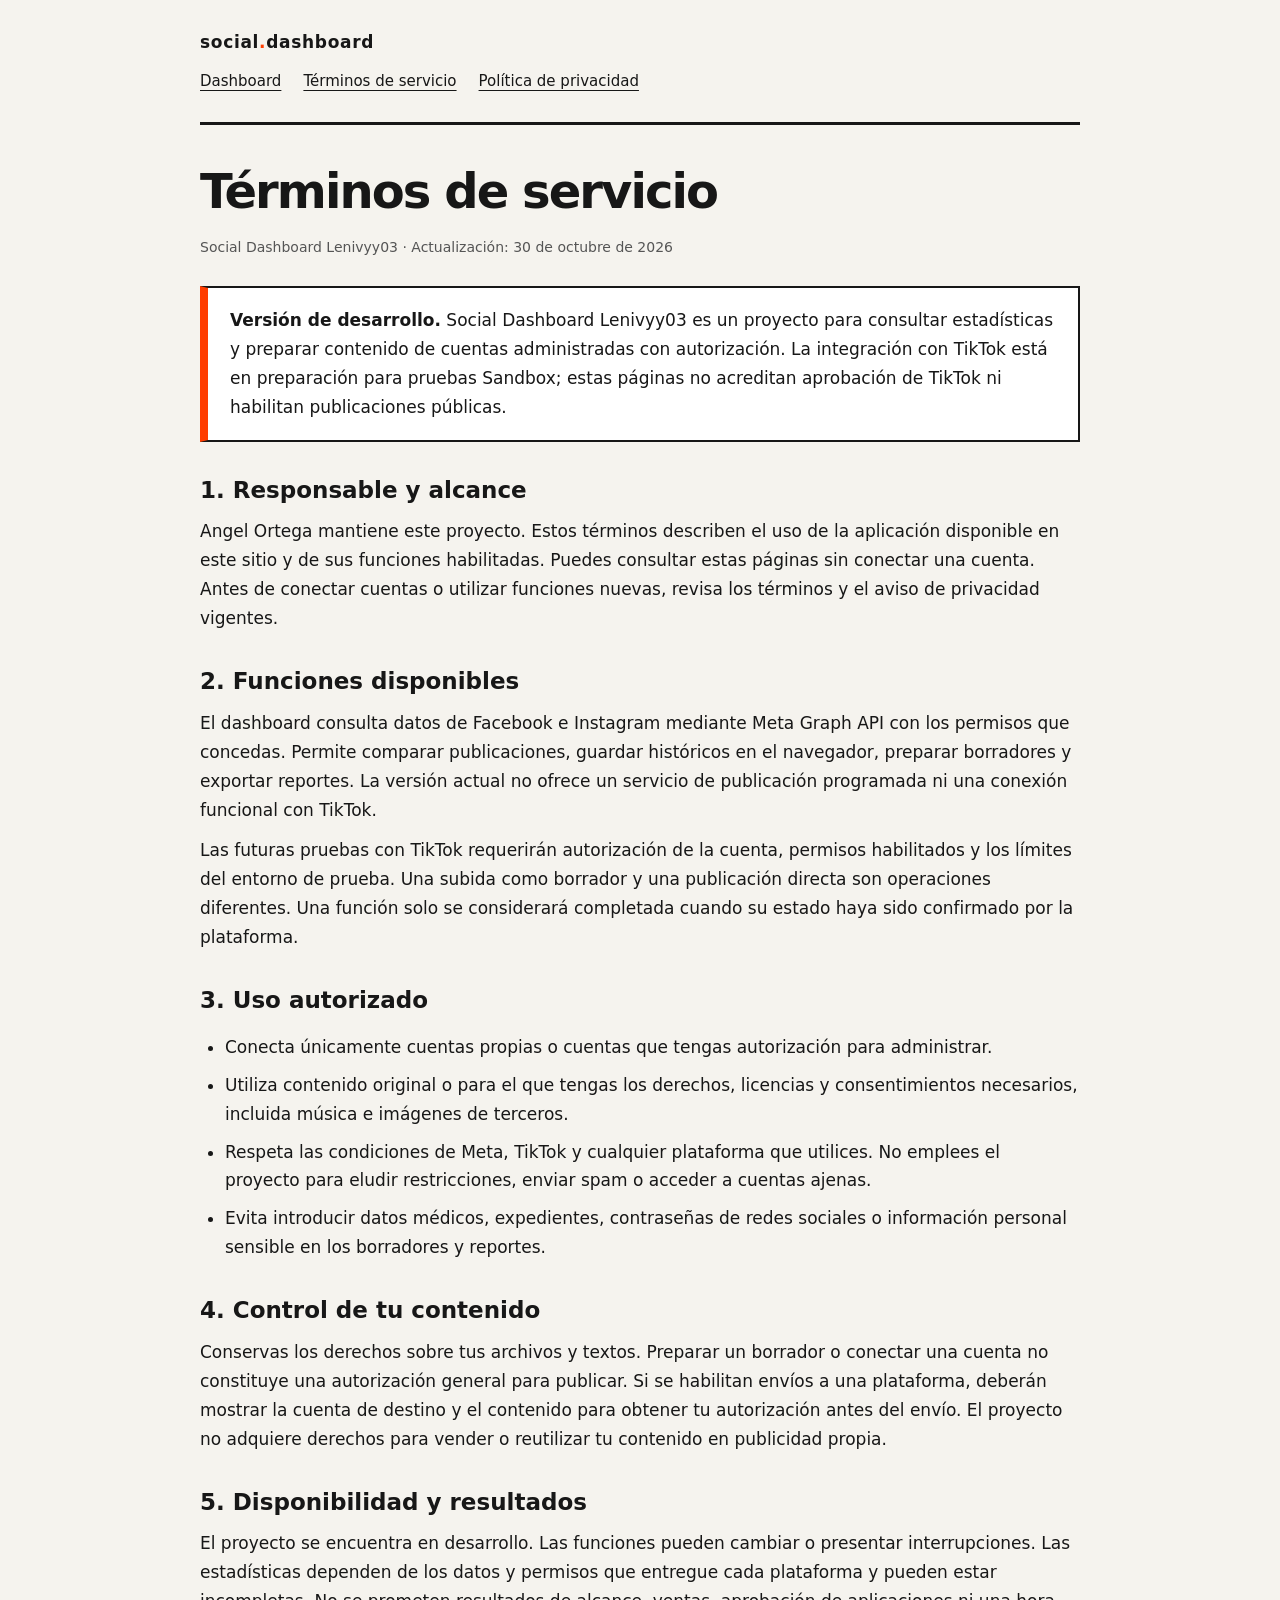
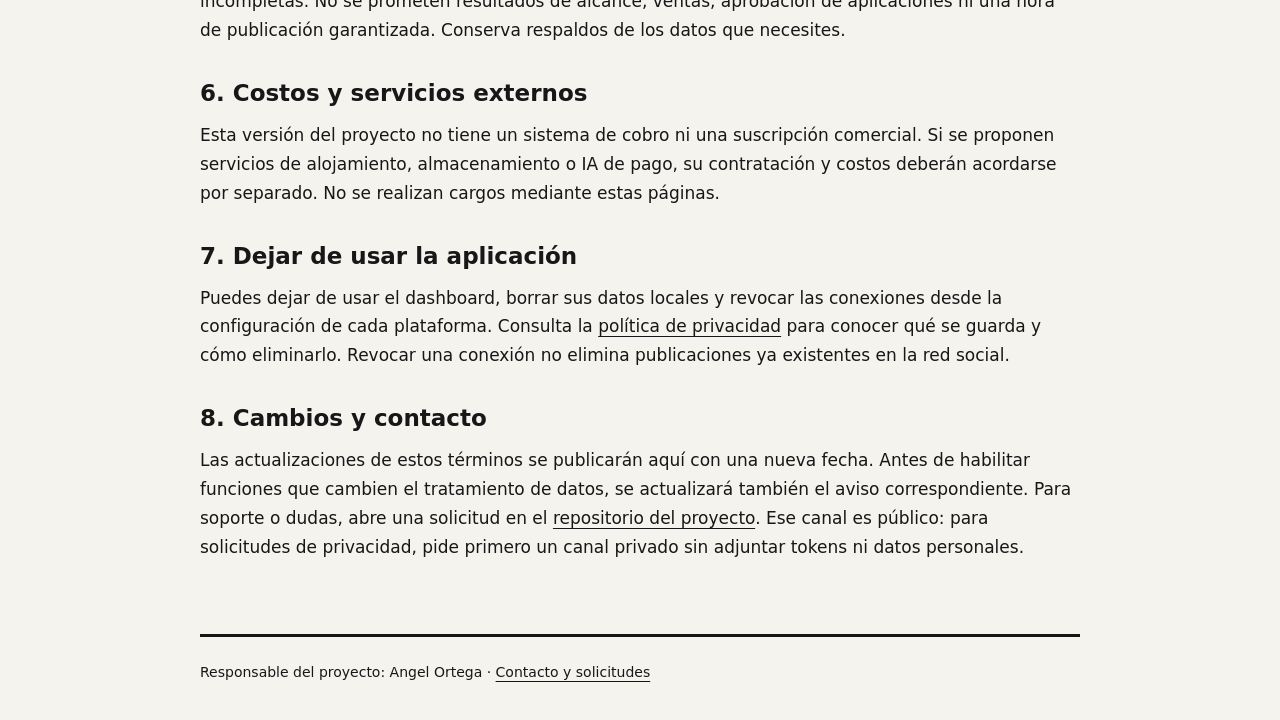
<file: terms.html>
<!doctype html>
<html lang="es">
<head>
<meta charset="utf-8">
<meta name="viewport" content="width=device-width,initial-scale=1">
<meta name="referrer" content="strict-origin-when-cross-origin">
<meta name="description" content="Términos de servicio de Social Dashboard Lenivyy03, proyecto de Angel Ortega.">
<title>Términos de servicio | Social Dashboard Lenivyy03</title>
<style>:root{color-scheme:light;--ink:#171717;--paper:#f5f3ee;--accent:#ff3d00}*{box-sizing:border-box}body{margin:0;background:var(--paper);color:var(--ink);font:17px/1.7 system-ui,-apple-system,BlinkMacSystemFont,"Segoe UI",sans-serif}header,main,footer{width:min(880px,calc(100% - 40px));margin:auto}header{padding:28px 0;border-bottom:3px solid var(--ink)}.brand{font-weight:800;letter-spacing:.04em;text-decoration:none;color:var(--ink)}.brand span{color:var(--accent)}nav{display:flex;gap:22px;flex-wrap:wrap;margin-top:12px;font-size:15px}a{color:var(--ink);text-underline-offset:4px}a:hover{color:var(--accent)}a:focus-visible{outline:3px solid var(--accent);outline-offset:4px}main{padding:40px 0 60px}h1{font-size:clamp(30px,6vw,48px);line-height:1.1;letter-spacing:-.04em;margin:0 0 18px}h2{font-size:23px;line-height:1.3;margin:34px 0 12px}.meta{font-size:14px;color:#555}.notice{border:2px solid var(--ink);border-left:8px solid var(--accent);padding:18px 22px;background:white;margin:26px 0}li{margin:9px 0}code{overflow-wrap:anywhere}footer{border-top:3px solid var(--ink);padding:24px 0 36px;font-size:14px}p{margin:12px 0}ul,ol{padding-left:25px}@media(max-width:480px){header,main,footer{width:calc(100% - 32px)}main{padding-top:30px}.notice{padding:14px}}</style>
</head>
<body>
<header>
<a class="brand" href="./">social<span>.</span>dashboard</a>
<nav aria-label="Navegación"><a href="./">Dashboard</a><a href="terms.html">Términos de servicio</a><a href="privacy.html">Política de privacidad</a></nav>
</header>
<main>
<h1>Términos de servicio</h1>
<p class="meta">Social Dashboard Lenivyy03 · Actualización: 30 de octubre de 2026</p>

<div class="notice"><strong>Versión de desarrollo.</strong> Social Dashboard Lenivyy03 es un proyecto para consultar estadísticas y preparar contenido de cuentas administradas con autorización. La integración con TikTok está en preparación para pruebas Sandbox; estas páginas no acreditan aprobación de TikTok ni habilitan publicaciones públicas.</div>
<h2>1. Responsable y alcance</h2>
<p>Angel Ortega mantiene este proyecto. Estos términos describen el uso de la aplicación disponible en este sitio y de sus funciones habilitadas. Puedes consultar estas páginas sin conectar una cuenta. Antes de conectar cuentas o utilizar funciones nuevas, revisa los términos y el aviso de privacidad vigentes.</p>
<h2>2. Funciones disponibles</h2>
<p>El dashboard consulta datos de Facebook e Instagram mediante Meta Graph API con los permisos que concedas. Permite comparar publicaciones, guardar históricos en el navegador, preparar borradores y exportar reportes. La versión actual no ofrece un servicio de publicación programada ni una conexión funcional con TikTok.</p>
<p>Las futuras pruebas con TikTok requerirán autorización de la cuenta, permisos habilitados y los límites del entorno de prueba. Una subida como borrador y una publicación directa son operaciones diferentes. Una función solo se considerará completada cuando su estado haya sido confirmado por la plataforma.</p>
<h2>3. Uso autorizado</h2>
<ul>
<li>Conecta únicamente cuentas propias o cuentas que tengas autorización para administrar.</li>
<li>Utiliza contenido original o para el que tengas los derechos, licencias y consentimientos necesarios, incluida música e imágenes de terceros.</li>
<li>Respeta las condiciones de Meta, TikTok y cualquier plataforma que utilices. No emplees el proyecto para eludir restricciones, enviar spam o acceder a cuentas ajenas.</li>
<li>Evita introducir datos médicos, expedientes, contraseñas de redes sociales o información personal sensible en los borradores y reportes.</li>
</ul>
<h2>4. Control de tu contenido</h2>
<p>Conservas los derechos sobre tus archivos y textos. Preparar un borrador o conectar una cuenta no constituye una autorización general para publicar. Si se habilitan envíos a una plataforma, deberán mostrar la cuenta de destino y el contenido para obtener tu autorización antes del envío. El proyecto no adquiere derechos para vender o reutilizar tu contenido en publicidad propia.</p>
<h2>5. Disponibilidad y resultados</h2>
<p>El proyecto se encuentra en desarrollo. Las funciones pueden cambiar o presentar interrupciones. Las estadísticas dependen de los datos y permisos que entregue cada plataforma y pueden estar incompletas. No se prometen resultados de alcance, ventas, aprobación de aplicaciones ni una hora de publicación garantizada. Conserva respaldos de los datos que necesites.</p>
<h2>6. Costos y servicios externos</h2>
<p>Esta versión del proyecto no tiene un sistema de cobro ni una suscripción comercial. Si se proponen servicios de alojamiento, almacenamiento o IA de pago, su contratación y costos deberán acordarse por separado. No se realizan cargos mediante estas páginas.</p>
<h2>7. Dejar de usar la aplicación</h2>
<p>Puedes dejar de usar el dashboard, borrar sus datos locales y revocar las conexiones desde la configuración de cada plataforma. Consulta la <a href="privacy.html">política de privacidad</a> para conocer qué se guarda y cómo eliminarlo. Revocar una conexión no elimina publicaciones ya existentes en la red social.</p>
<h2>8. Cambios y contacto</h2>
<p>Las actualizaciones de estos términos se publicarán aquí con una nueva fecha. Antes de habilitar funciones que cambien el tratamiento de datos, se actualizará también el aviso correspondiente. Para soporte o dudas, abre una solicitud en el <a href="https://github.com/lenivyy03/social-dashboard/issues">repositorio del proyecto</a>. Ese canal es público: para solicitudes de privacidad, pide primero un canal privado sin adjuntar tokens ni datos personales.</p>

</main>
<footer>Responsable del proyecto: Angel Ortega · <a href="https://github.com/lenivyy03/social-dashboard/issues">Contacto y solicitudes</a></footer>
</body>
</html>
</file>
